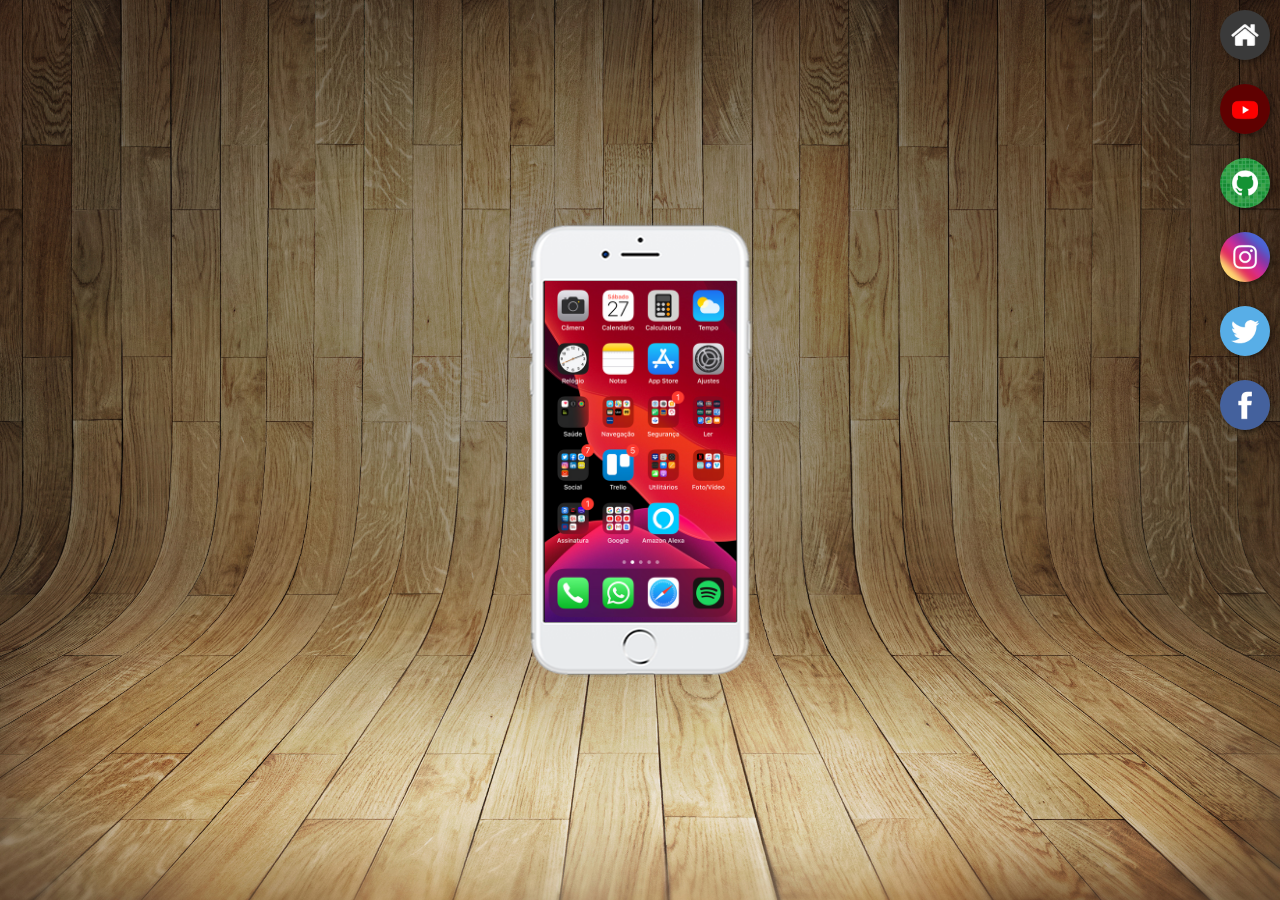
<file: index.html>
<!DOCTYPE html>
<html lang="pt-br">
<head>
    <meta charset="UTF-8">
    <meta http-equiv="X-UA-Compatible" content="IE=edge">
    <meta name="viewport" content="width=device-width, initial-scale=1.0">
    <link rel="shortcut icon" href="favicon.ico" type="image/x-icon">
    <link rel="stylesheet" href="estilos/style.css">
    <title>Projeto Redes Sociais</title>
</head>
<body>
    <main>
        <section id="telefone">
            <iframe src="home.html" frameborder="0" name="tela" id="tela"></iframe>
        </section>
        <section id="redes-sociais">
            <a href="home.html" target="tela"><img src="imagens/logo-home.jpg" alt=""></a><br>
            <a href="youtube.html" target="tela"><img src="imagens/logo-youtube.jpg" alt=""></a><br>
            <a href="github.html" target="tela"><img src="imagens/logo-github.jpg" alt=""></a><br>
            <a href="instagram.html" target="tela"><img src="imagens/logo-instagram.jpg" alt=""></a><br>
            <a href="twiter.html" target="tela"><img src="imagens/logo-twitter.jpg" alt=""></a><br>
            <a href="facebook.html" target="tela"><img src="imagens/logo-facebook.jpg" alt=""></a>
        </section>
    </main>
</body>
</html>
</file>
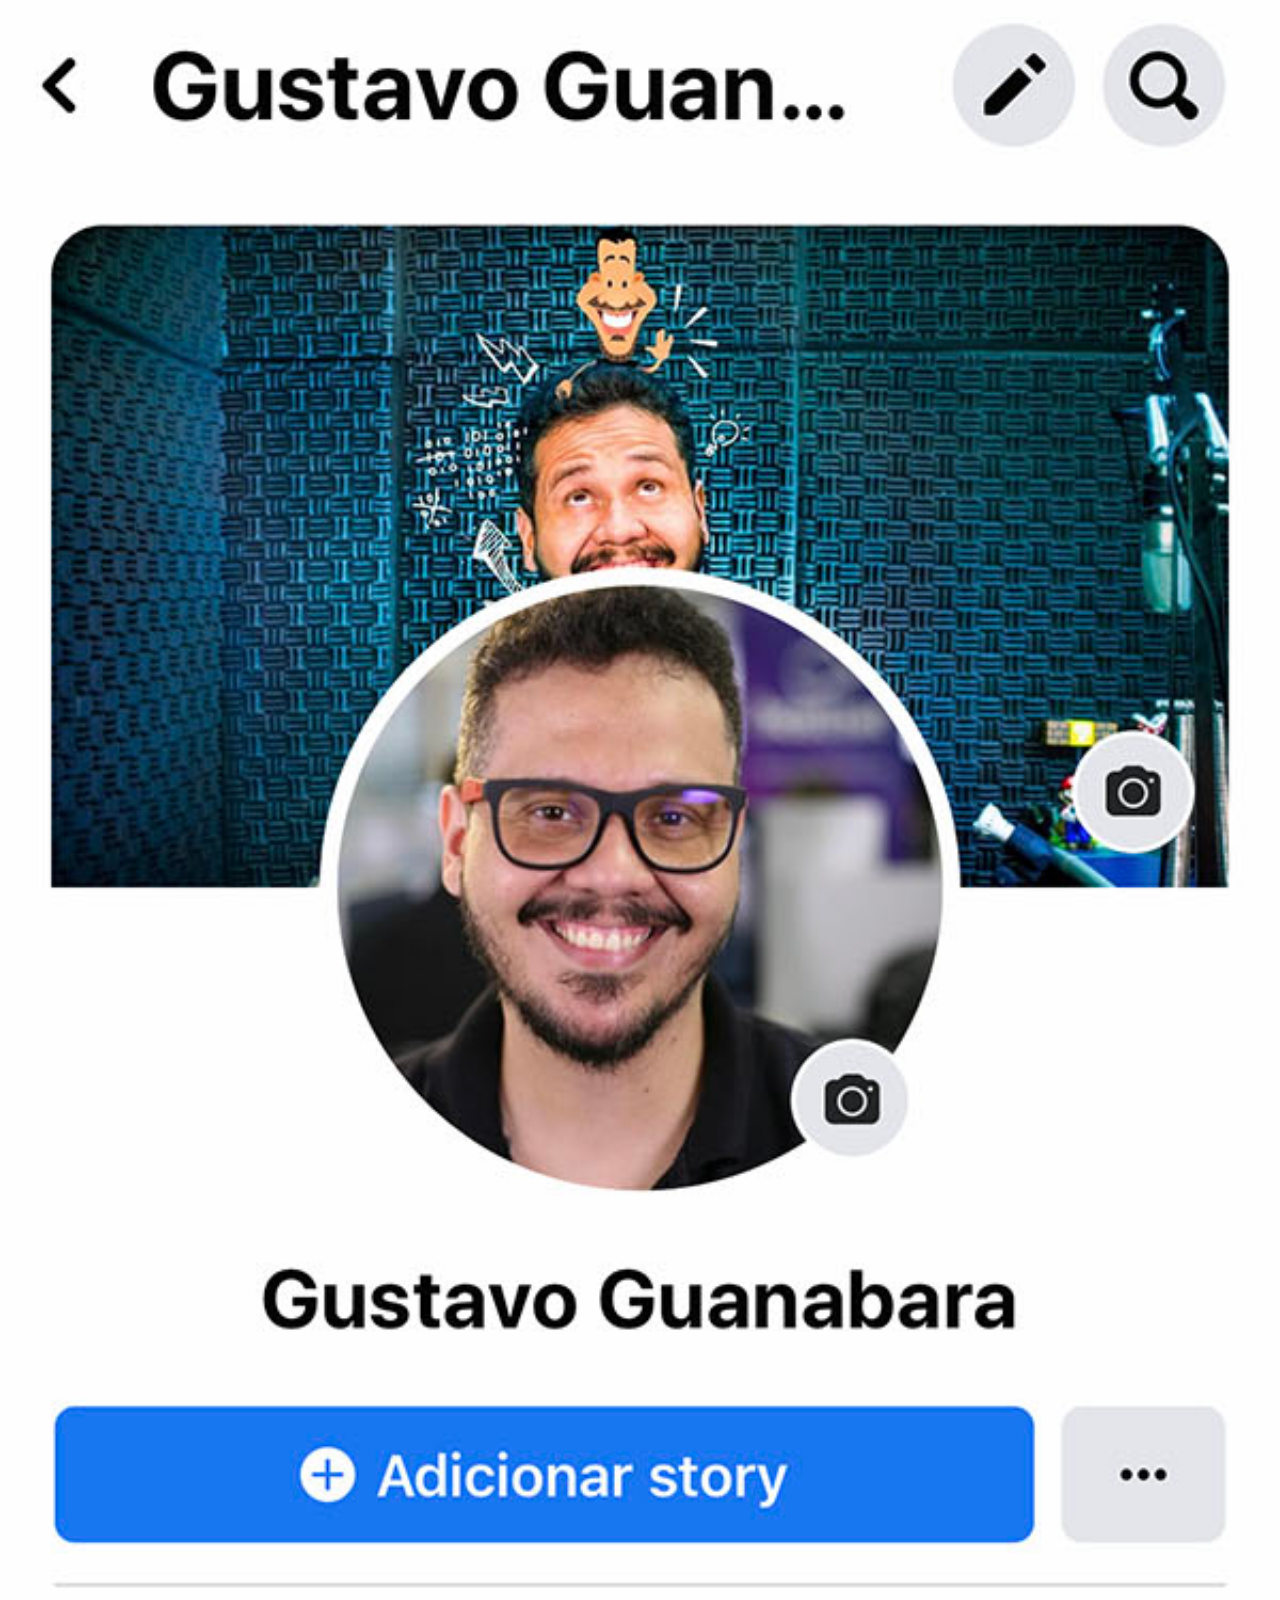
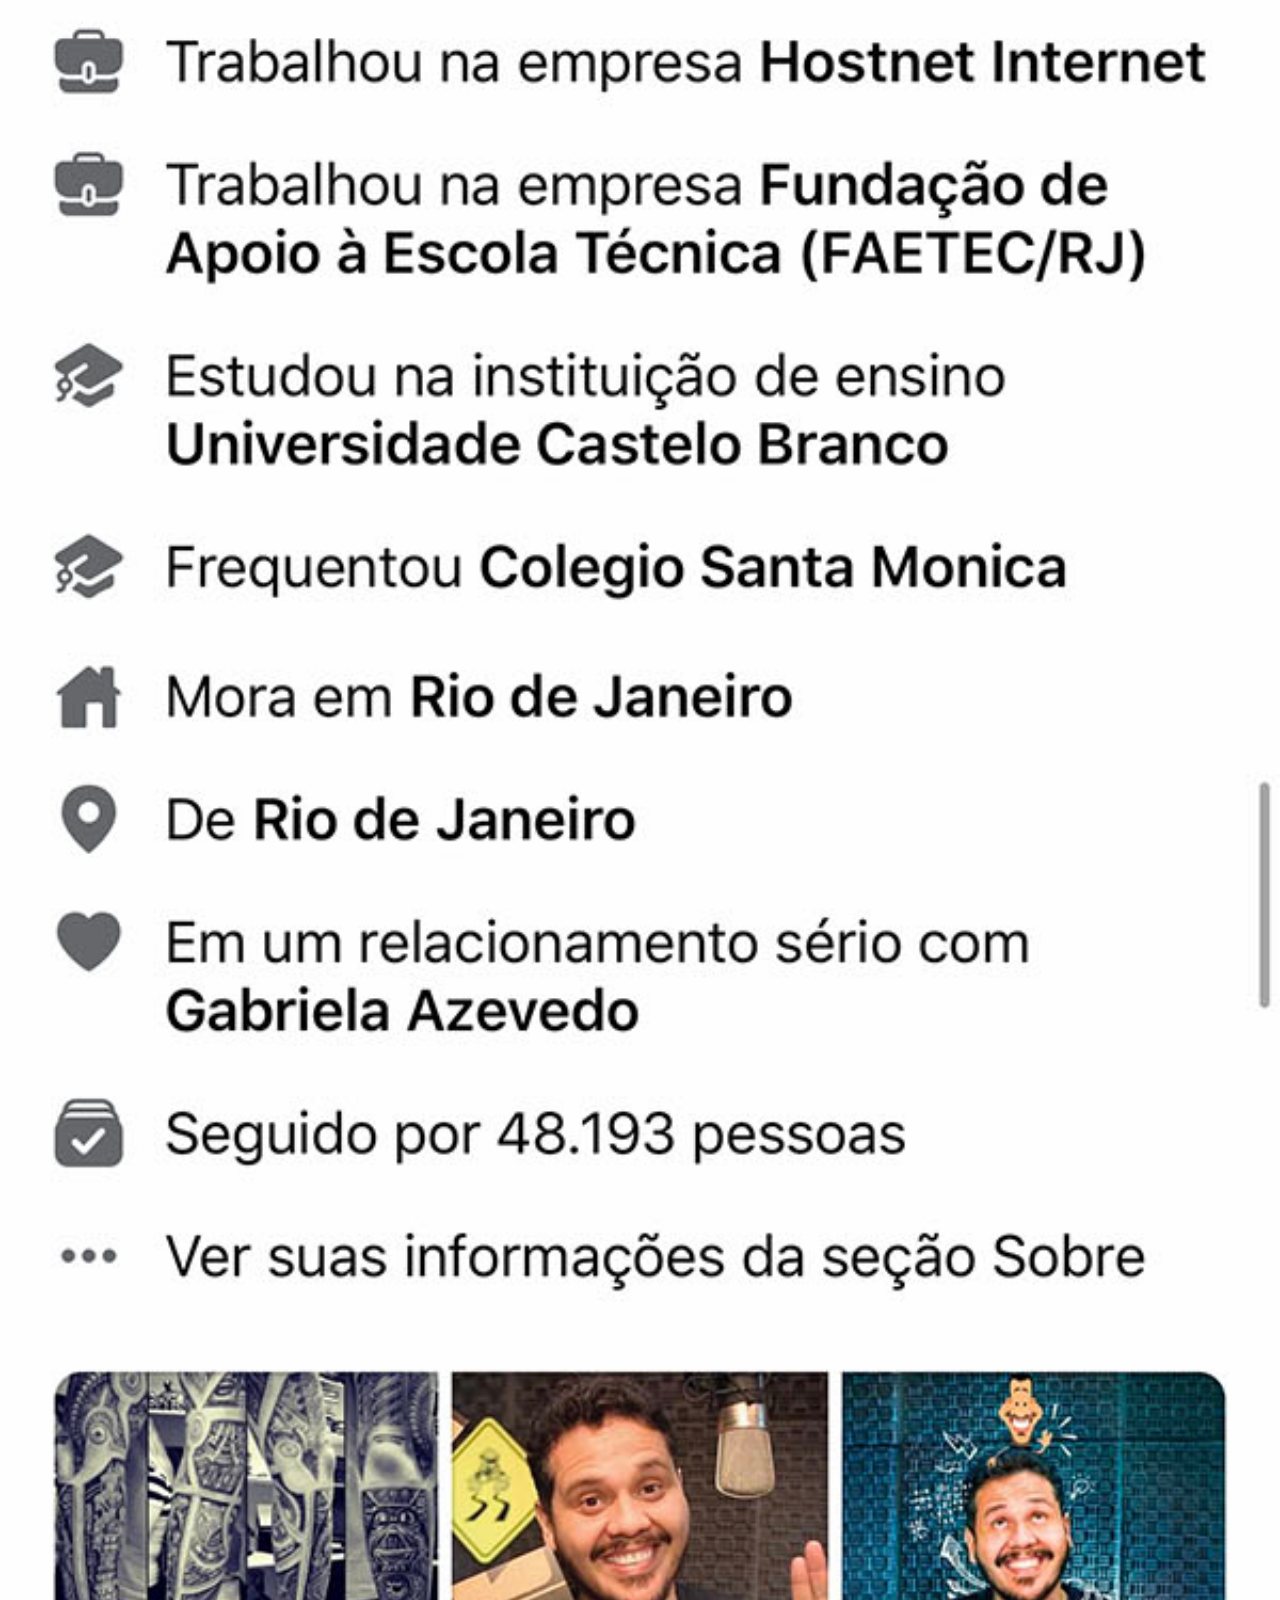
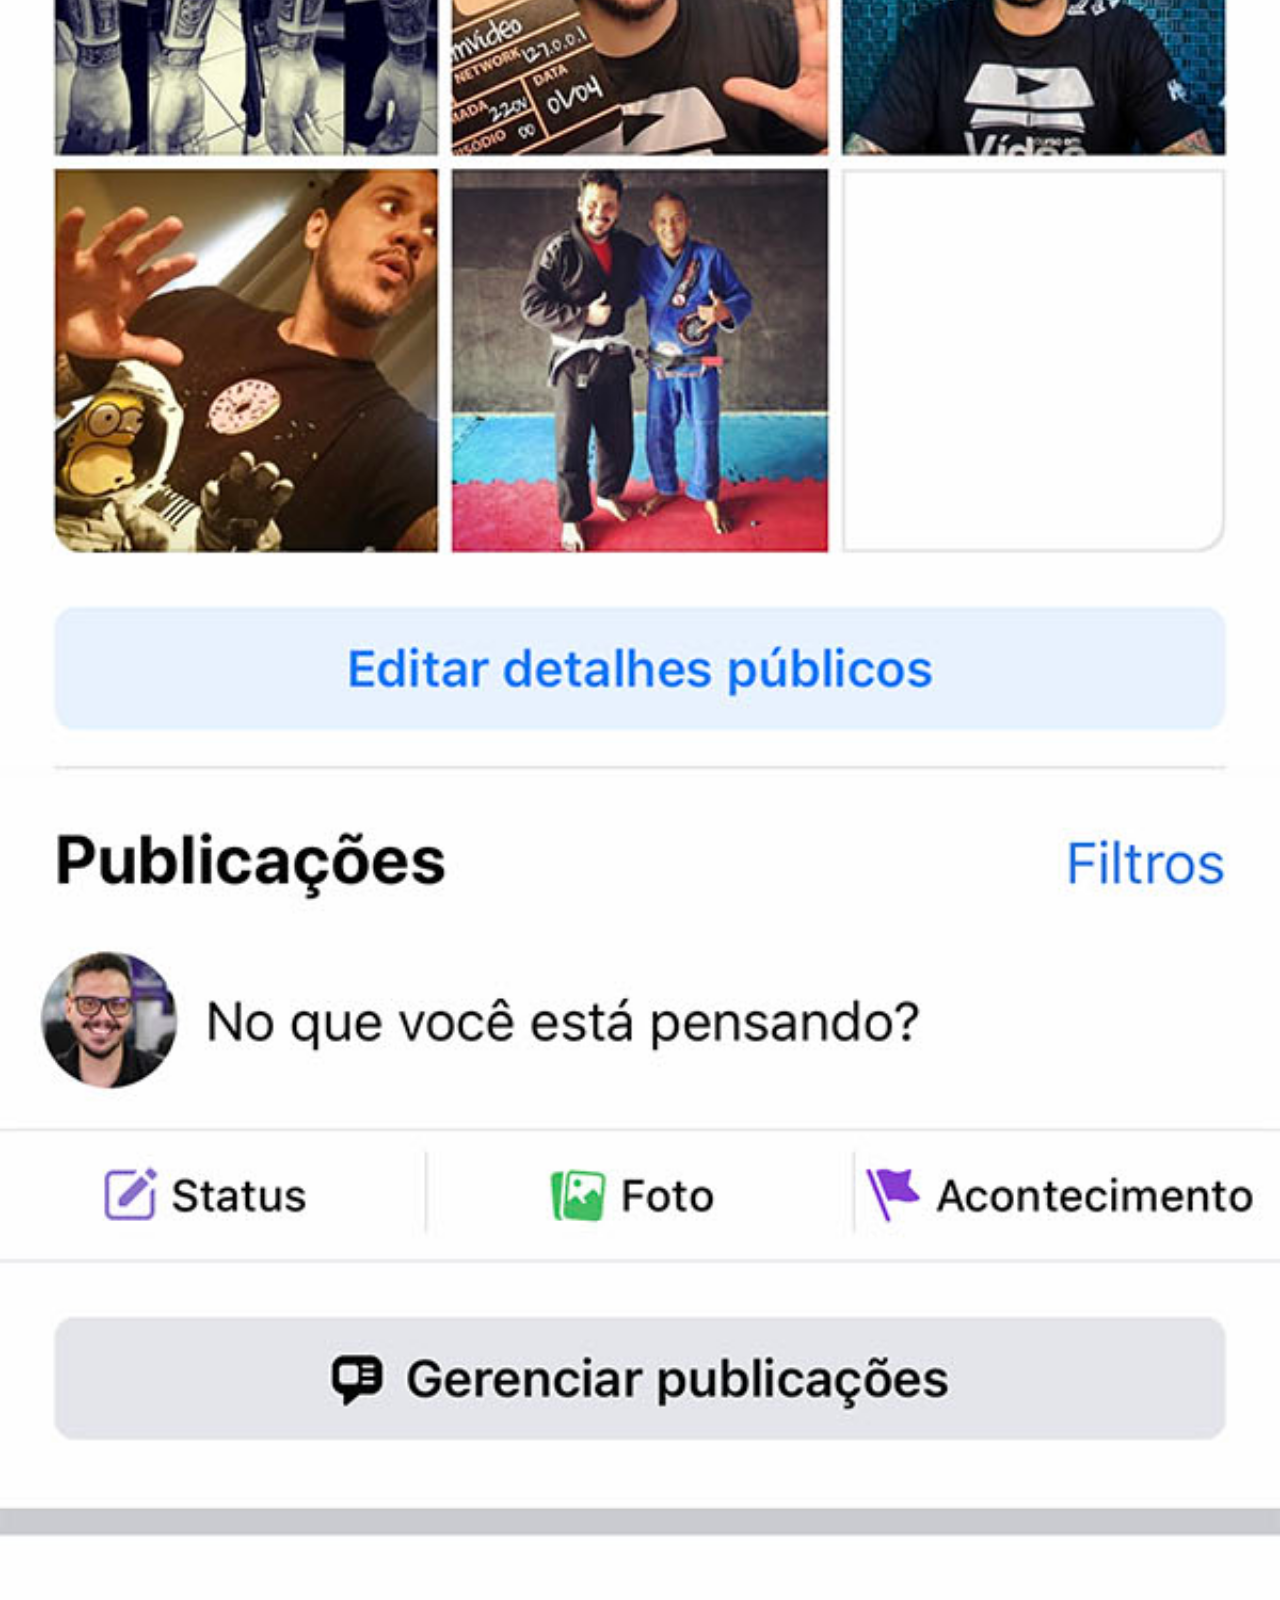
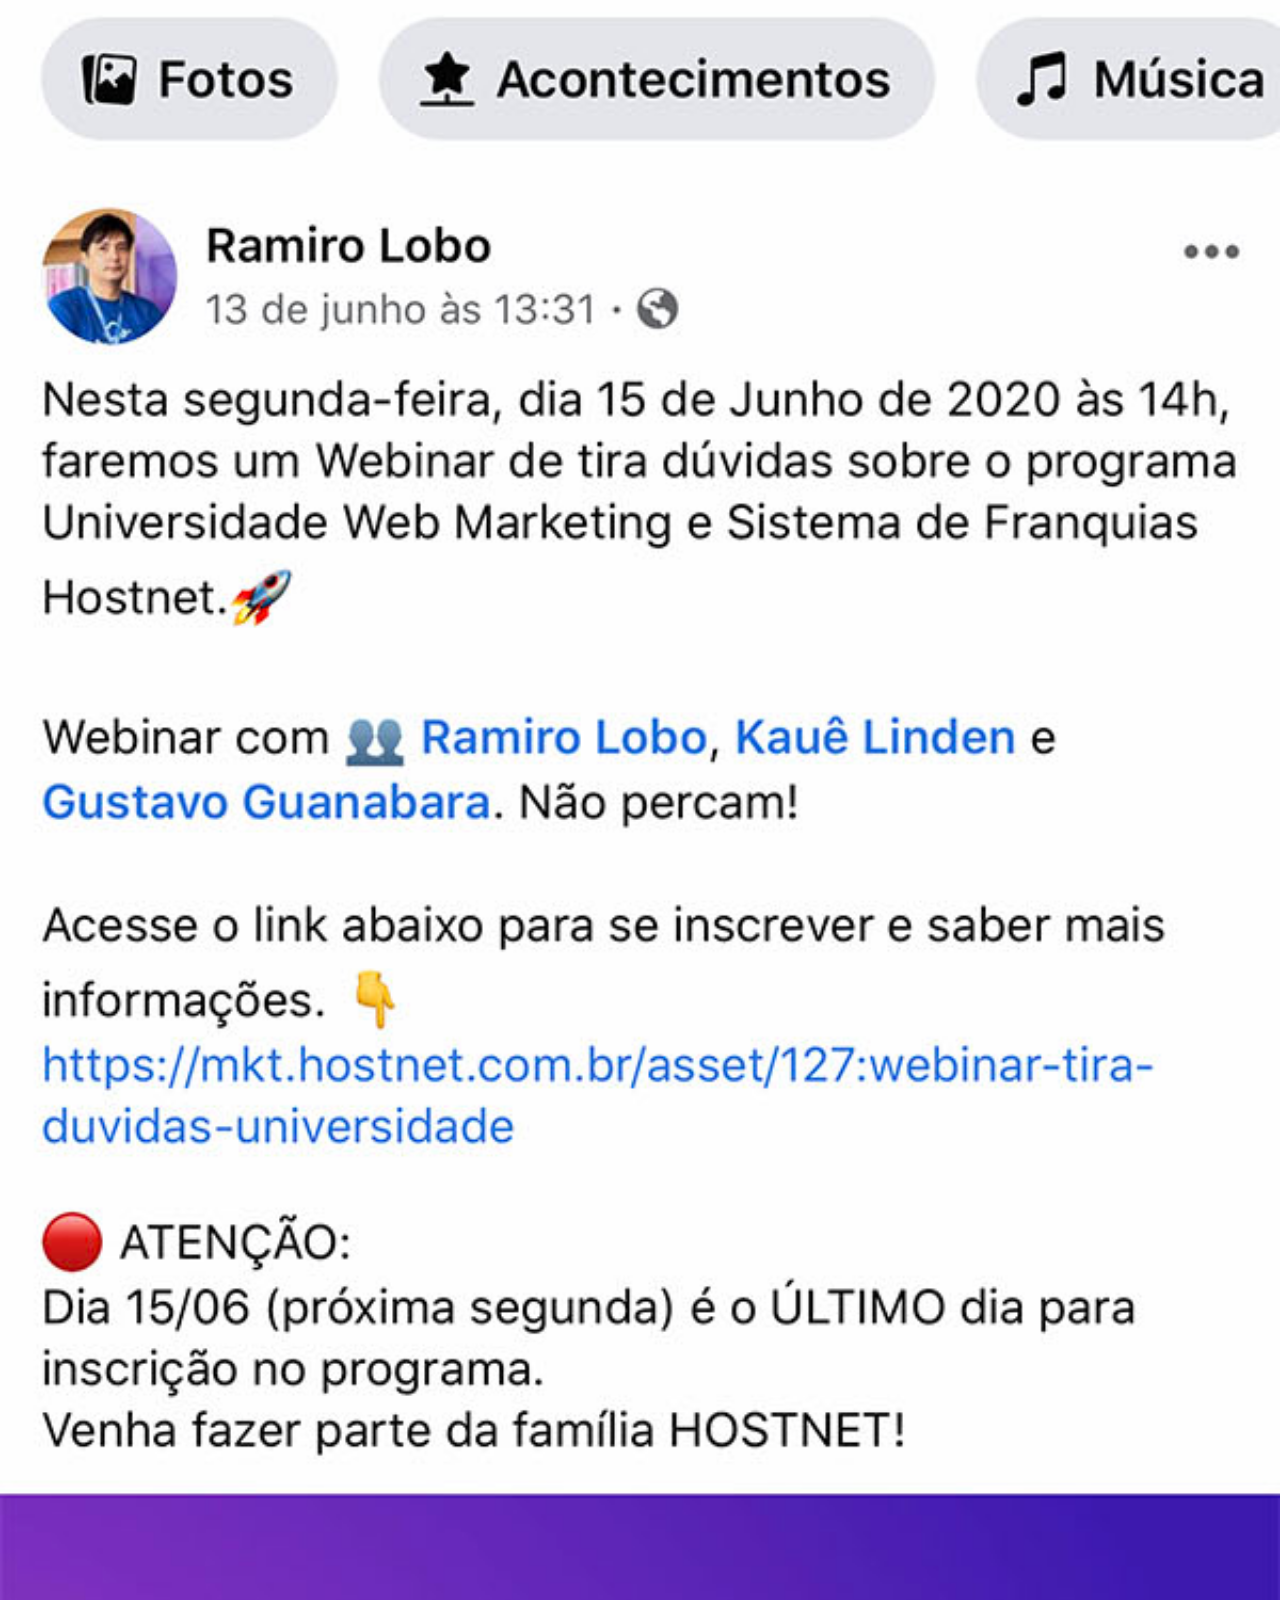
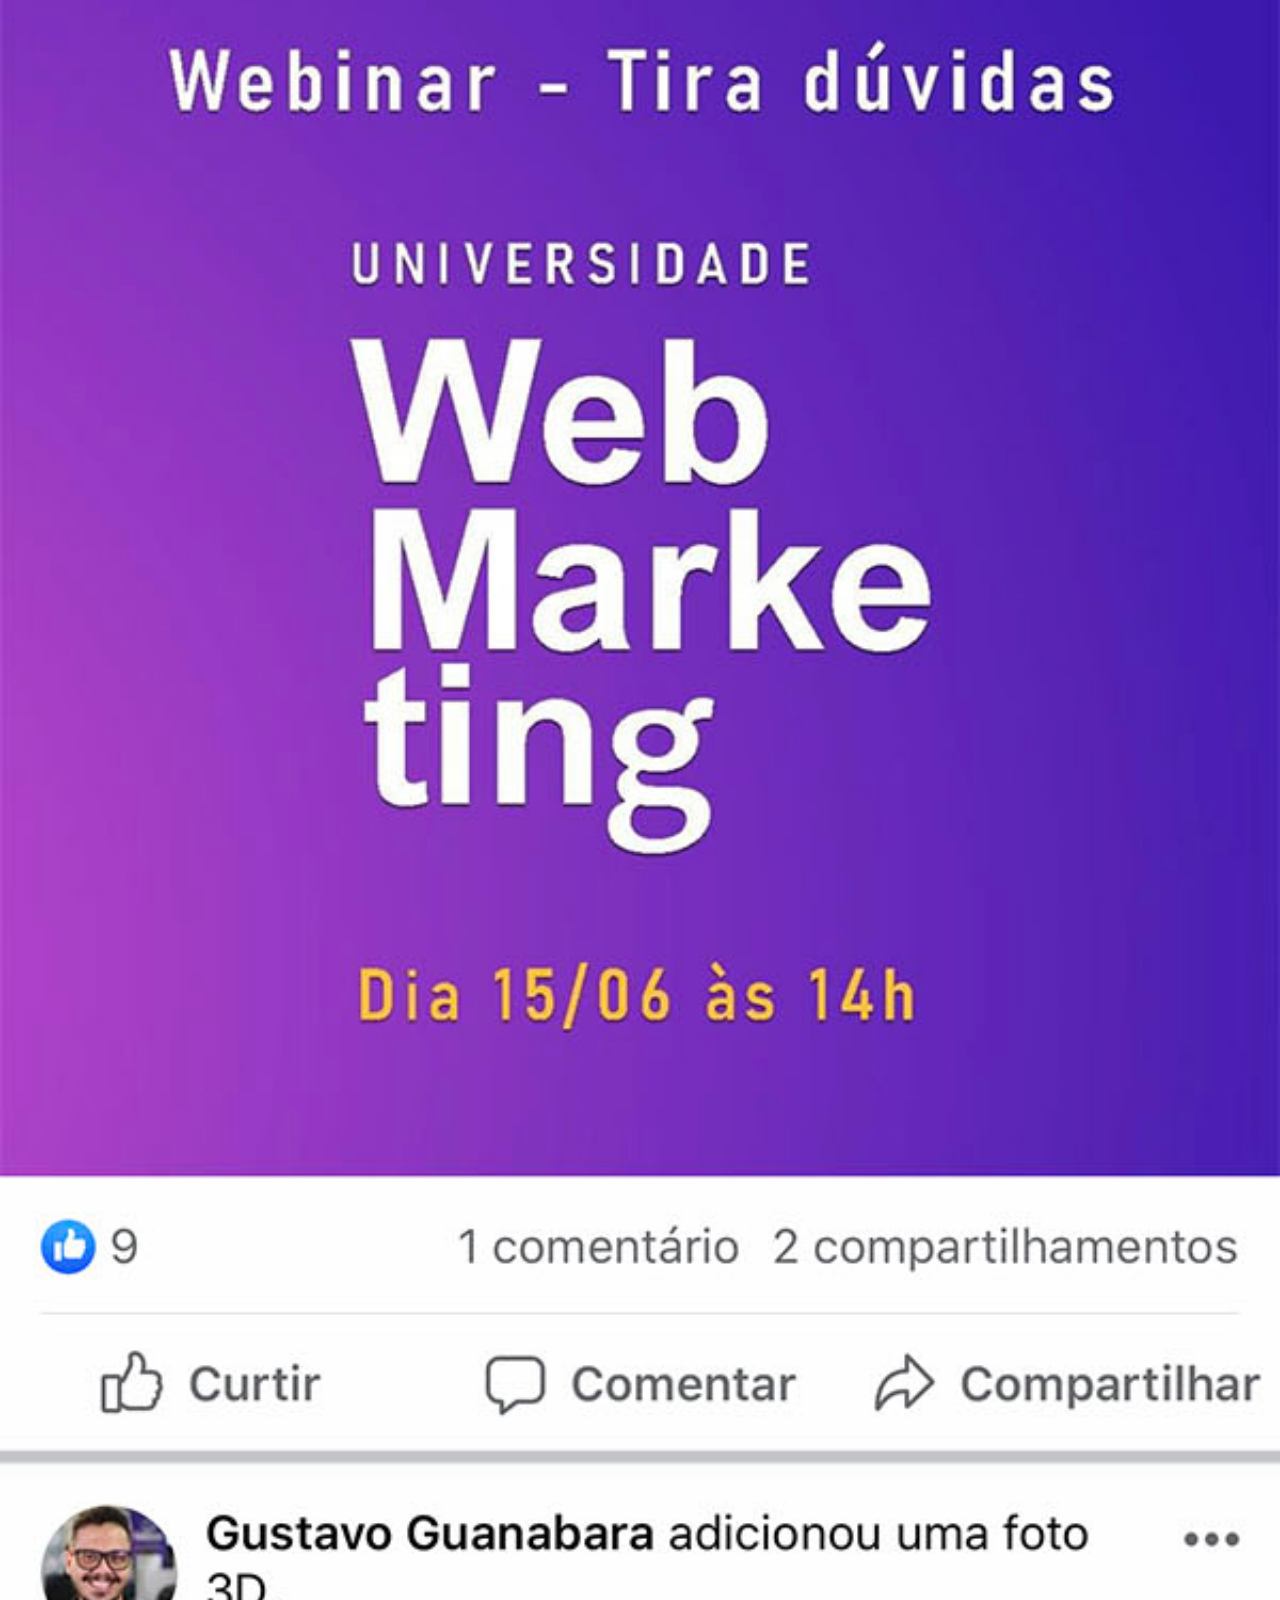
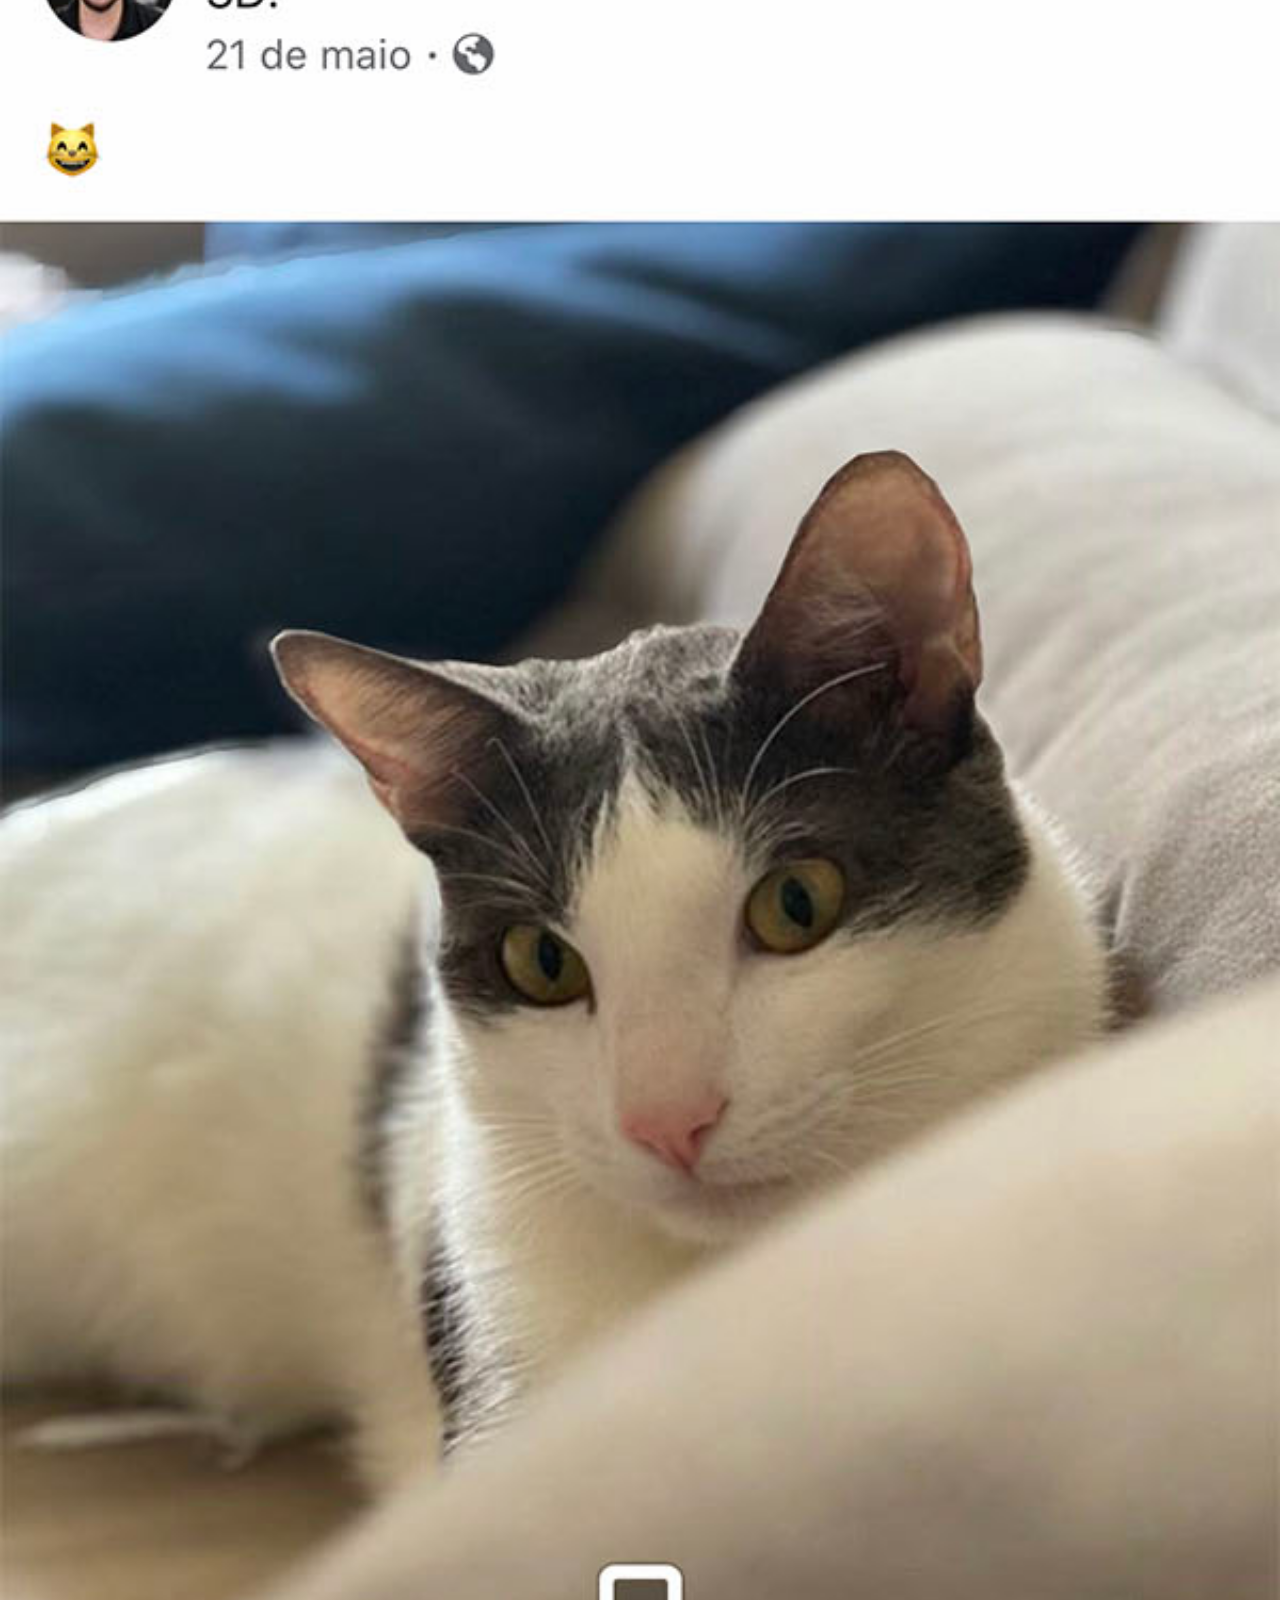
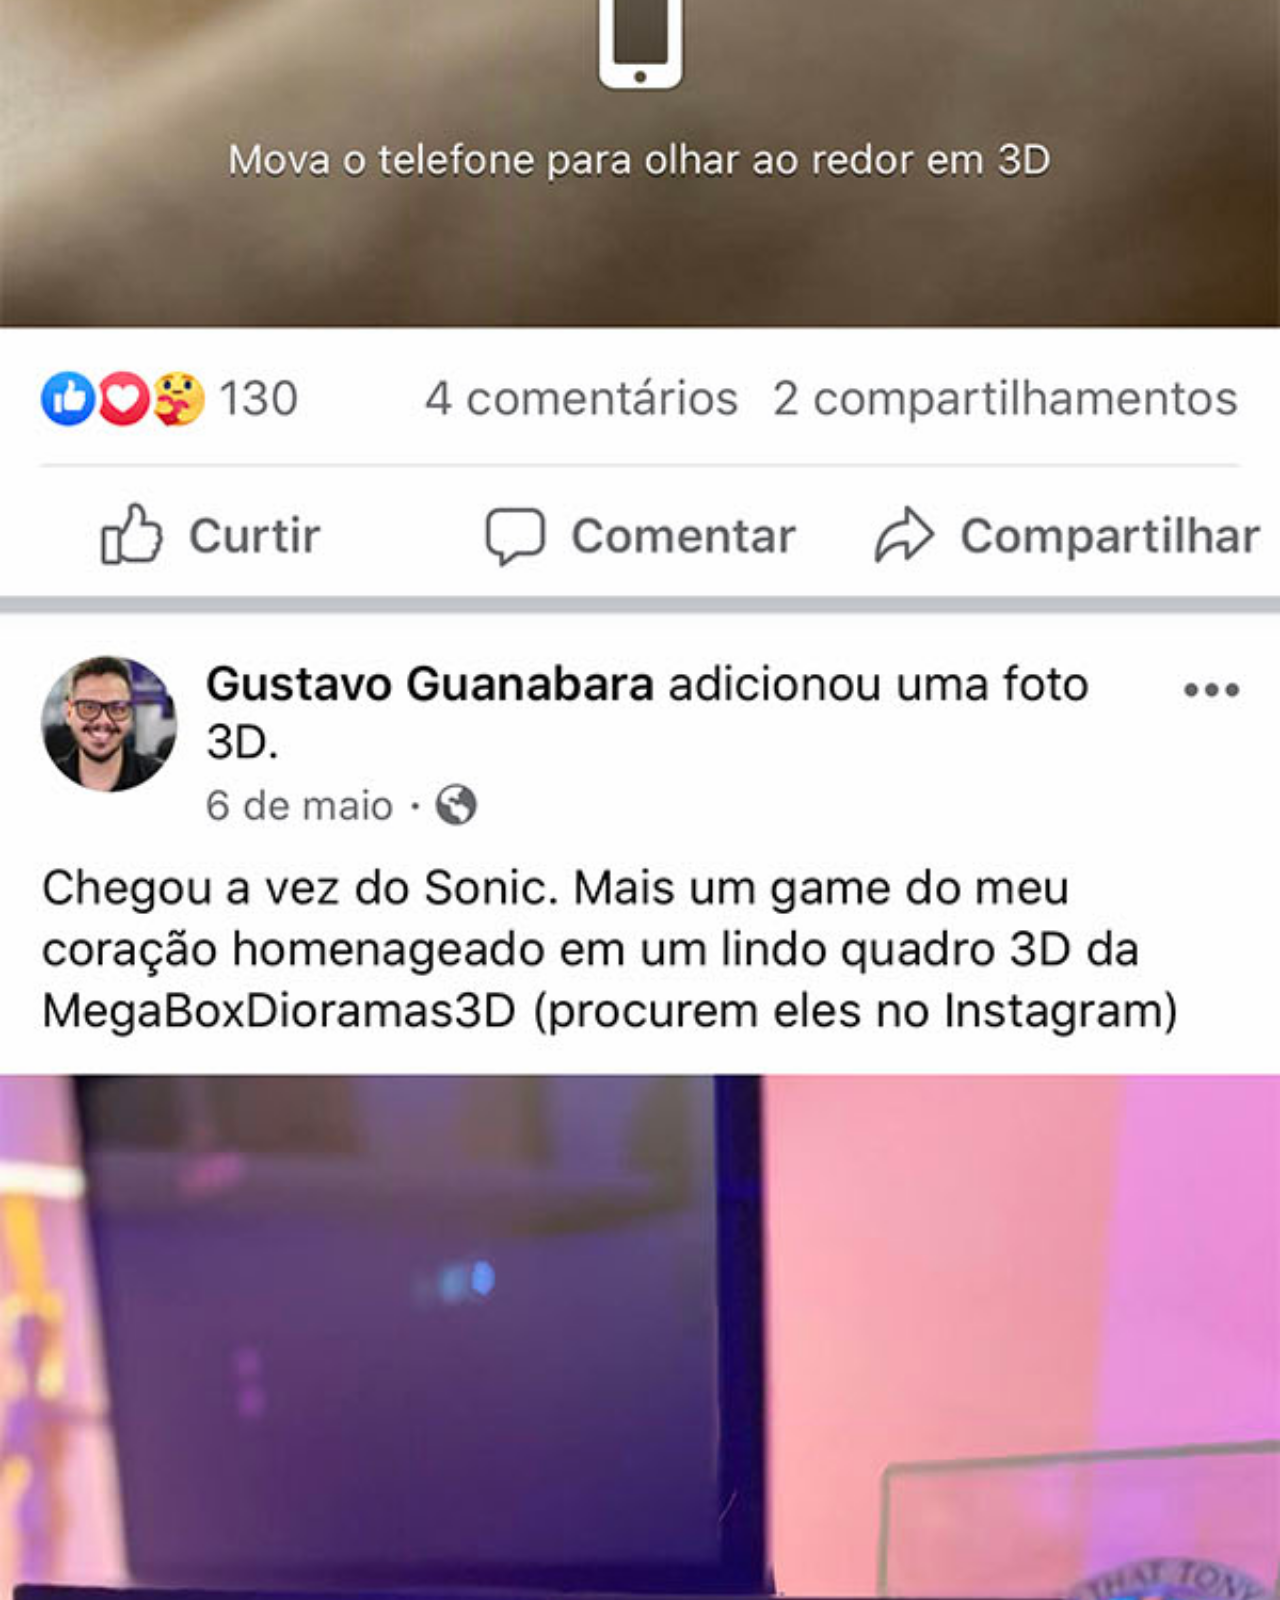
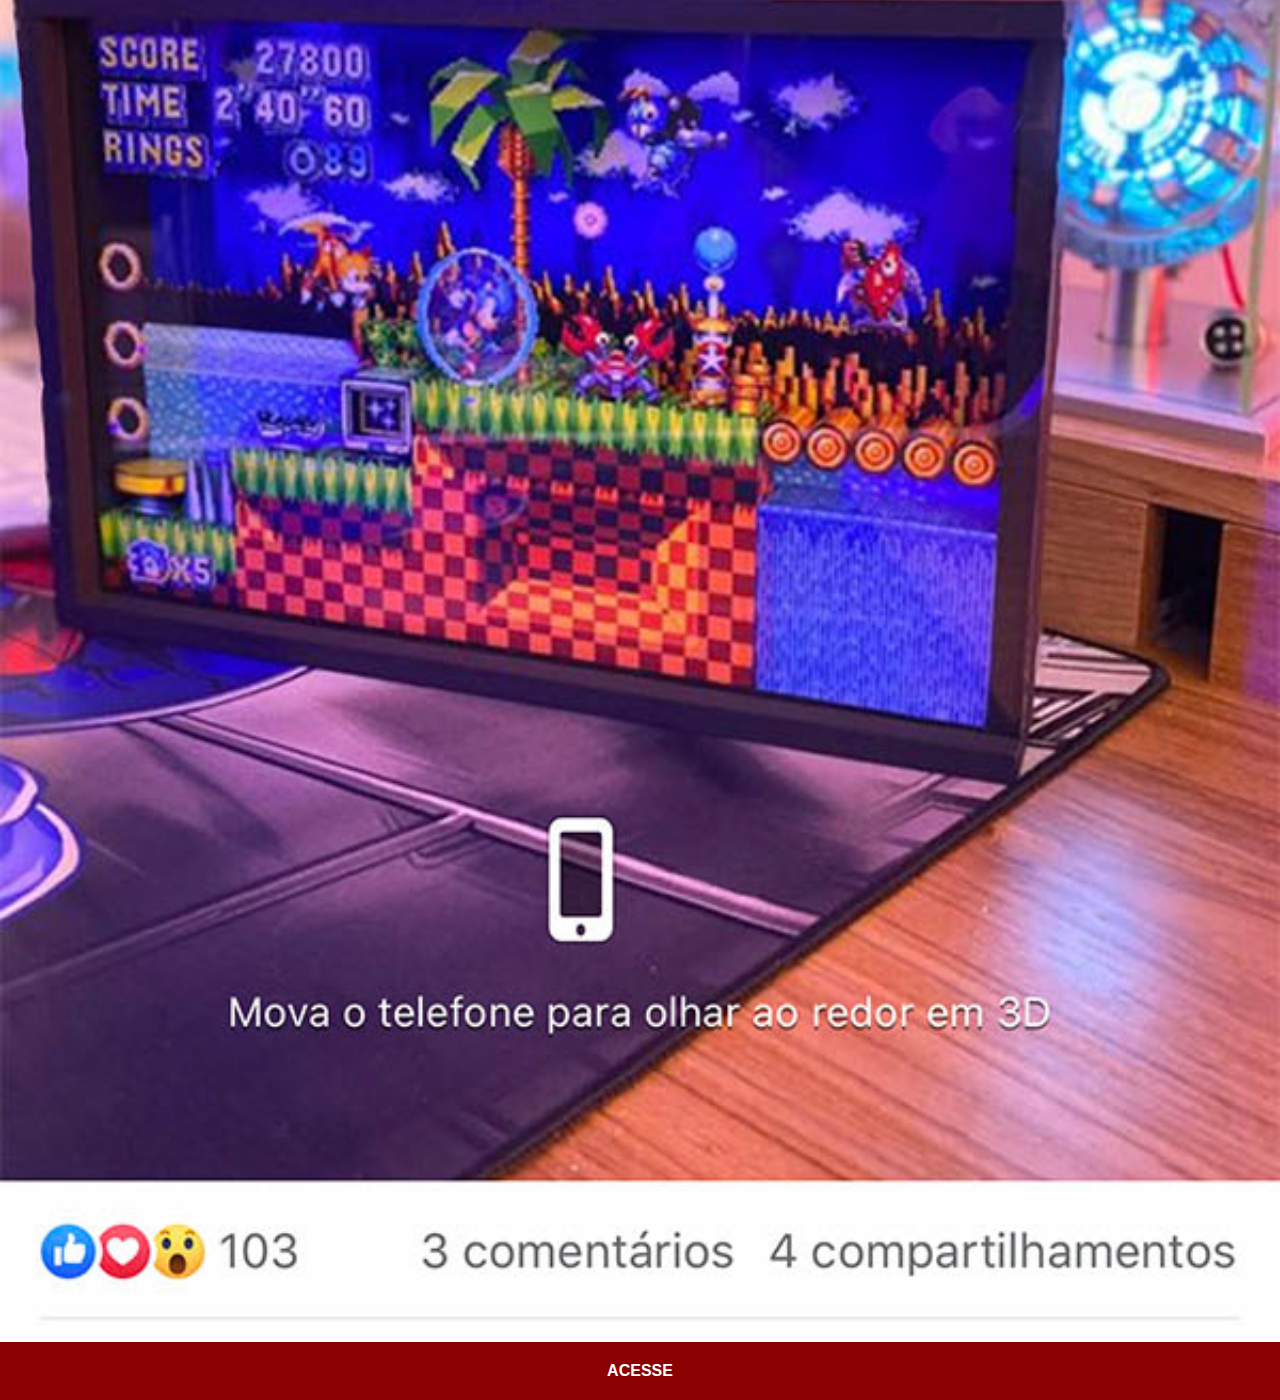
<file: facebook.html>
<!DOCTYPE html>
<html lang="pt-br">
<head>
    <meta charset="UTF-8">
    <meta http-equiv="X-UA-Compatible" content="IE=edge">
    <meta name="viewport" content="width=device-width, initial-scale=1.0">
    <link rel="stylesheet" href="estilos/social.css">
    <title>Facebook</title>    
</head>
<body>
    <img src="imagens/tela-facebook.jpg" alt="Facebook">
    <a href="https://www.facebook.com/gustavoguanabara" target="_blank">ACESSE</a>
</body>
</html>
</file>
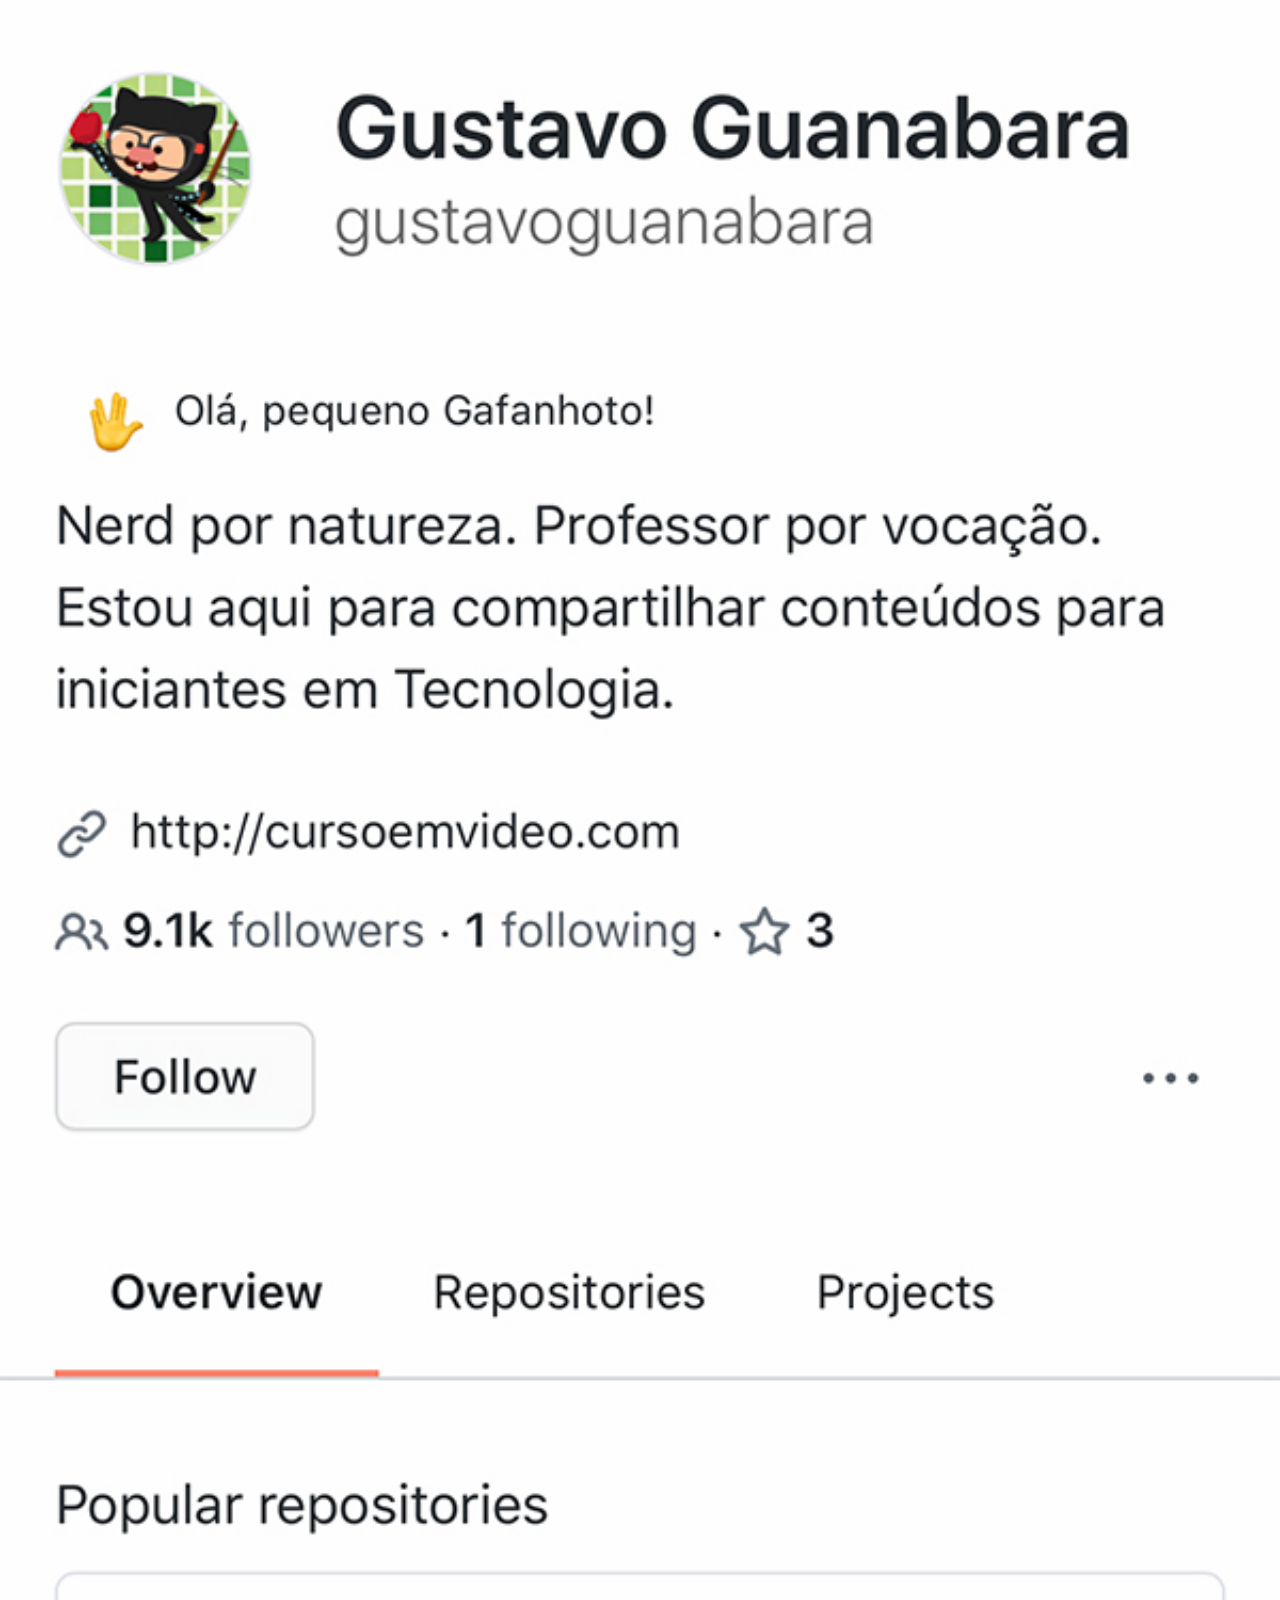
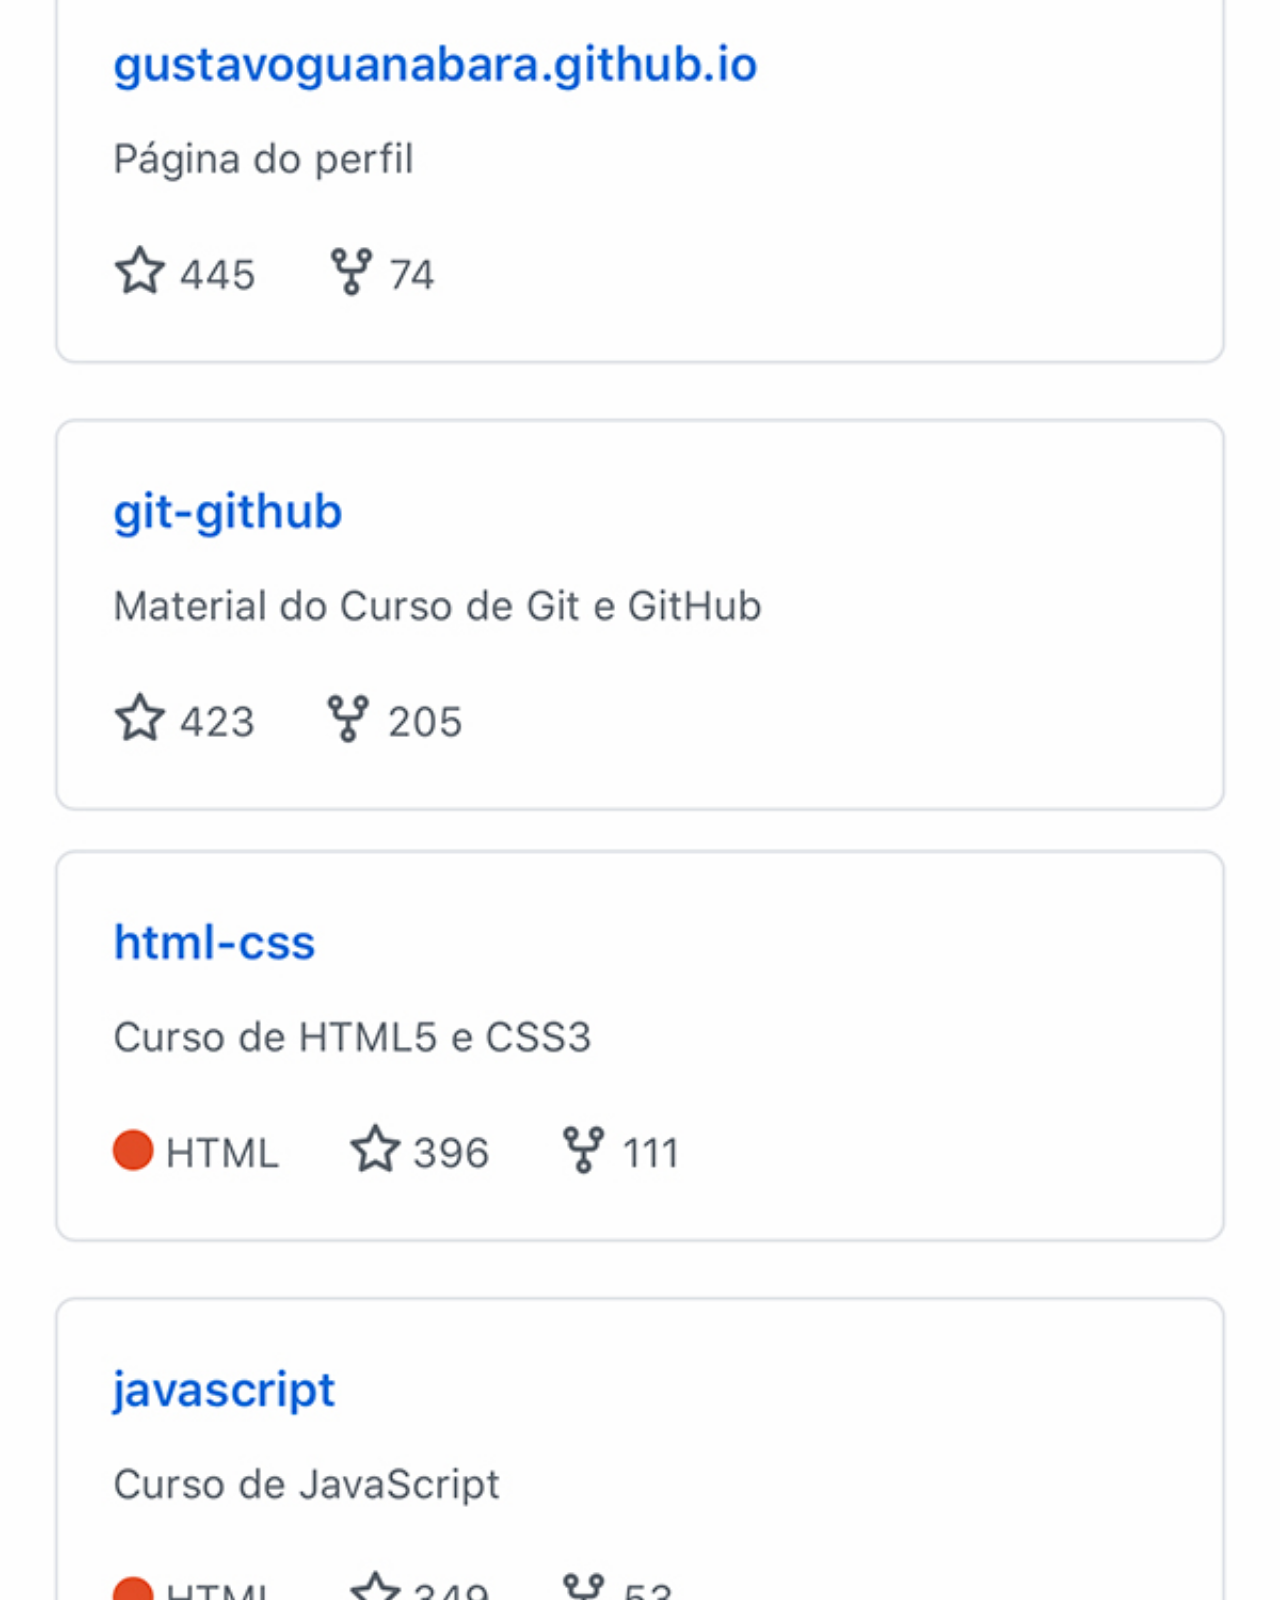
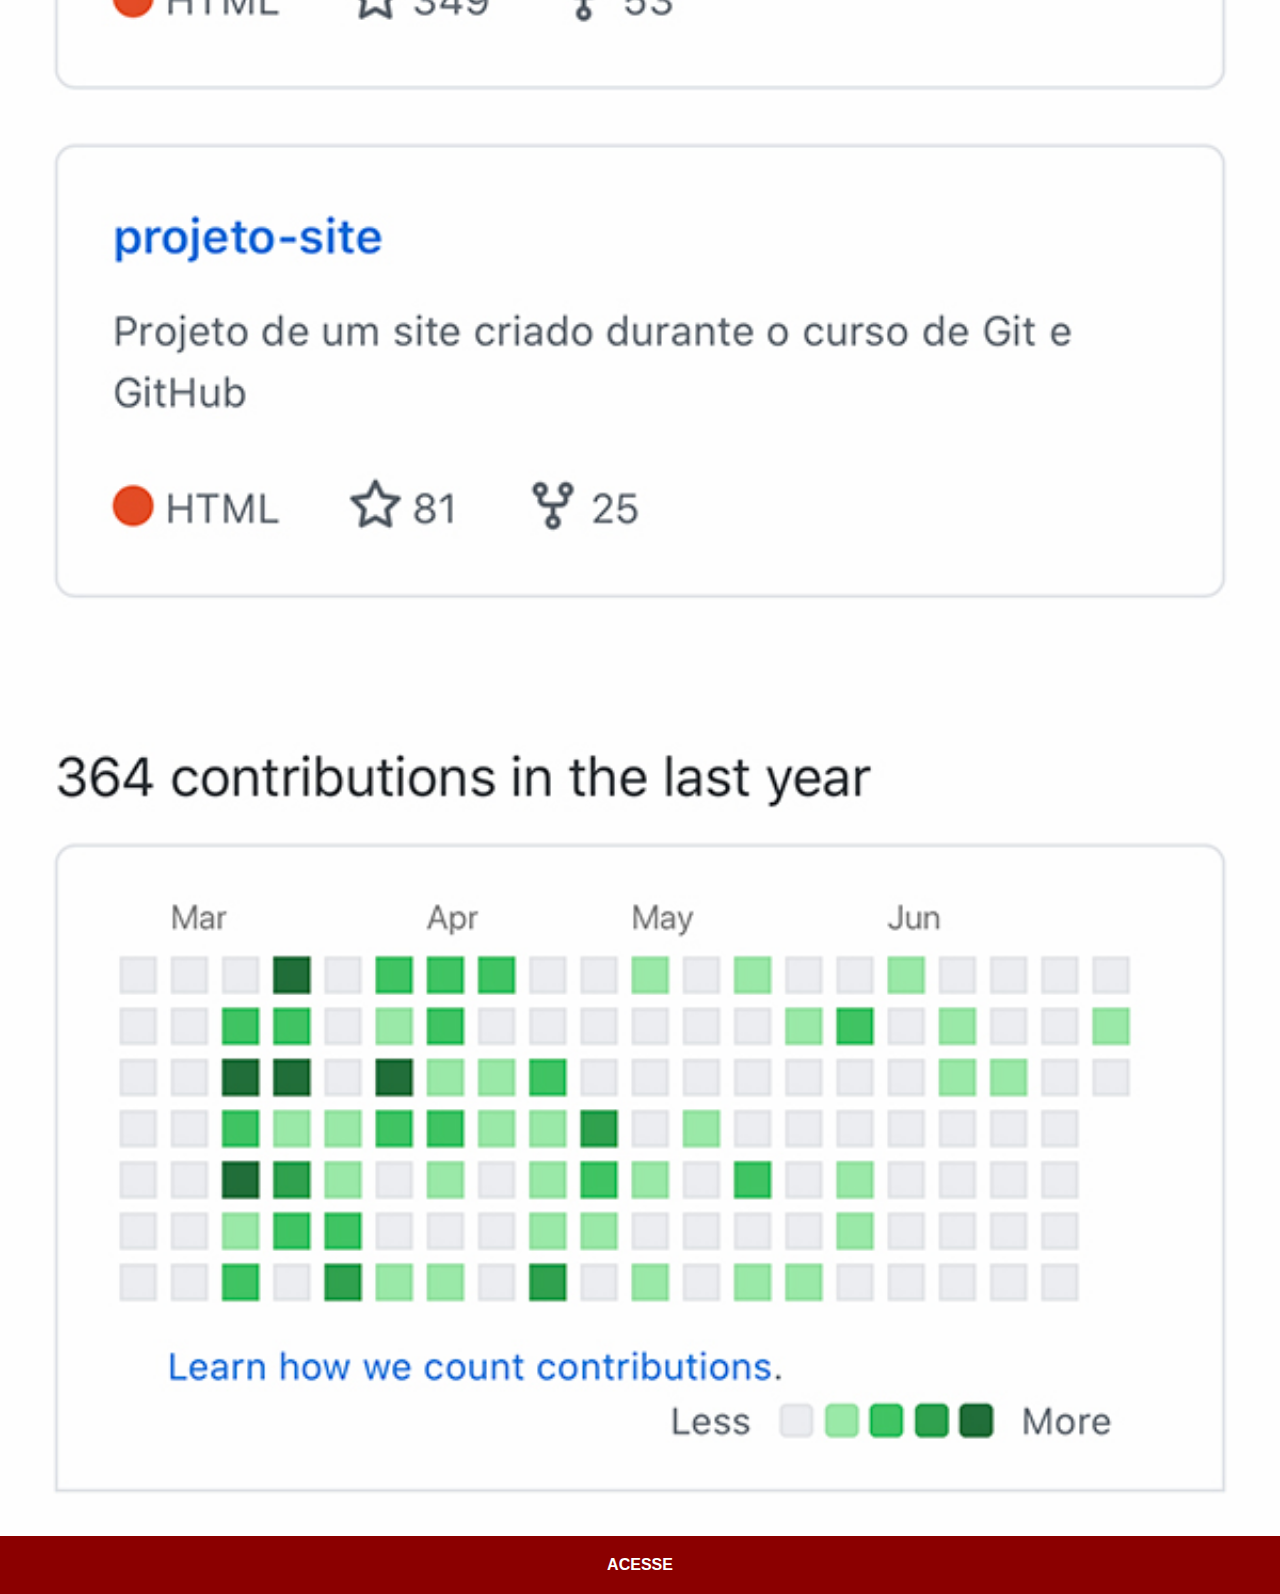
<file: github.html>
<!DOCTYPE html>
<html lang="pt-br">
<head>
    <meta charset="UTF-8">
    <meta http-equiv="X-UA-Compatible" content="IE=edge">
    <meta name="viewport" content="width=device-width, initial-scale=1.0">
    <link rel="stylesheet" href="estilos/social.css">
    <title>GitHub</title>    
</head>
<body>
    <img src="imagens/tela-github.jpg" alt="GitHub">
    <a href="https://github.com/gustavoguanabara" target="_blank">ACESSE</a>
</body>
</html>
</file>
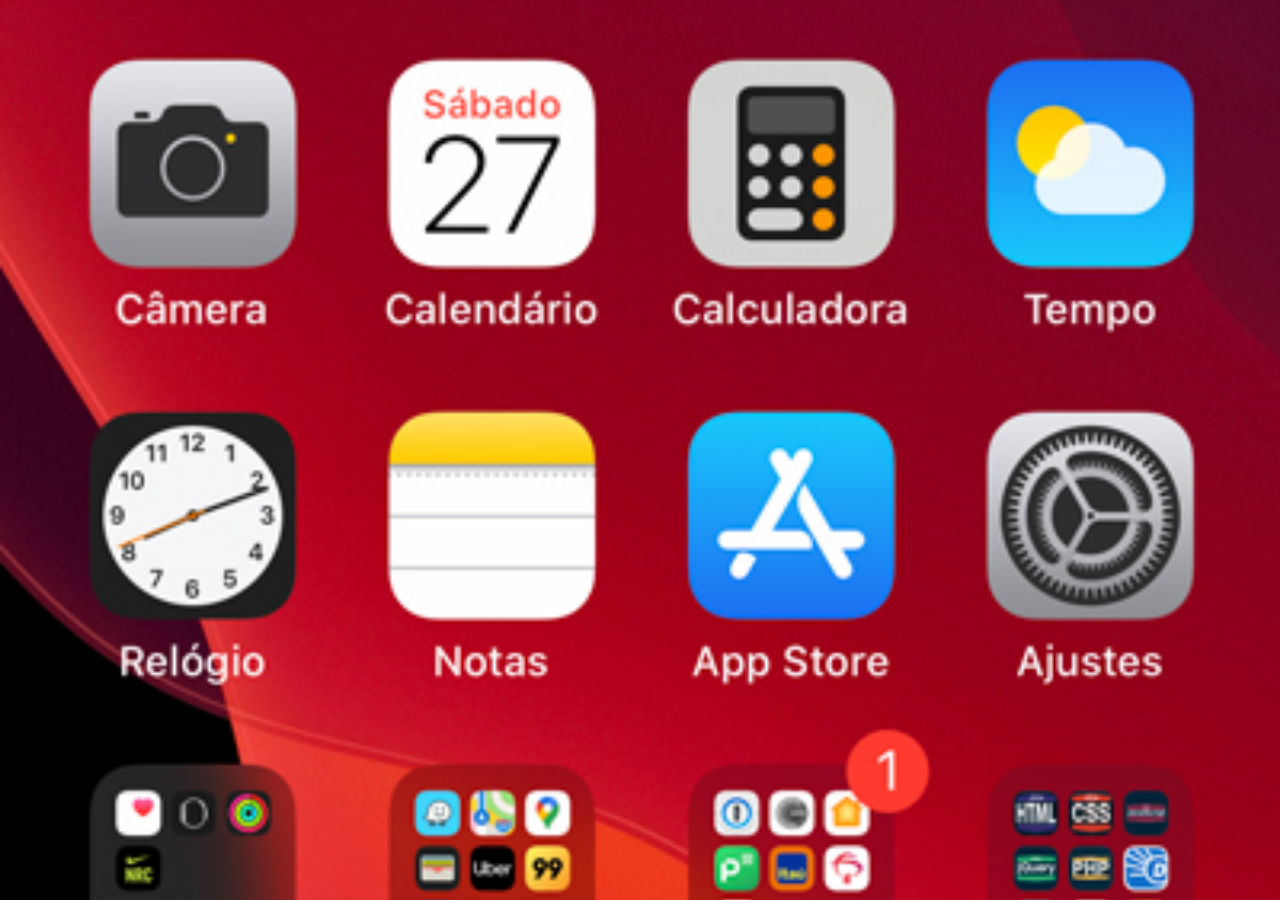
<file: home.html>
<!DOCTYPE html>
<html lang="en">
<head>
    <meta charset="UTF-8">
    <meta http-equiv="X-UA-Compatible" content="IE=edge">
    <meta name="viewport" content="width=device-width, initial-scale=1.0">
    <title>Home</title>
    <style>
        * {
            margin: 0px;
            padding: 0px;
        }

        body {
            width: 100vw;
            height: 100vh;
            background: black url('imagens/tela-home.jpg') no-repeat top center;
            background-size: cover;
        }
    </style>
</head>
<body>
    
</body>
</html>
</file>
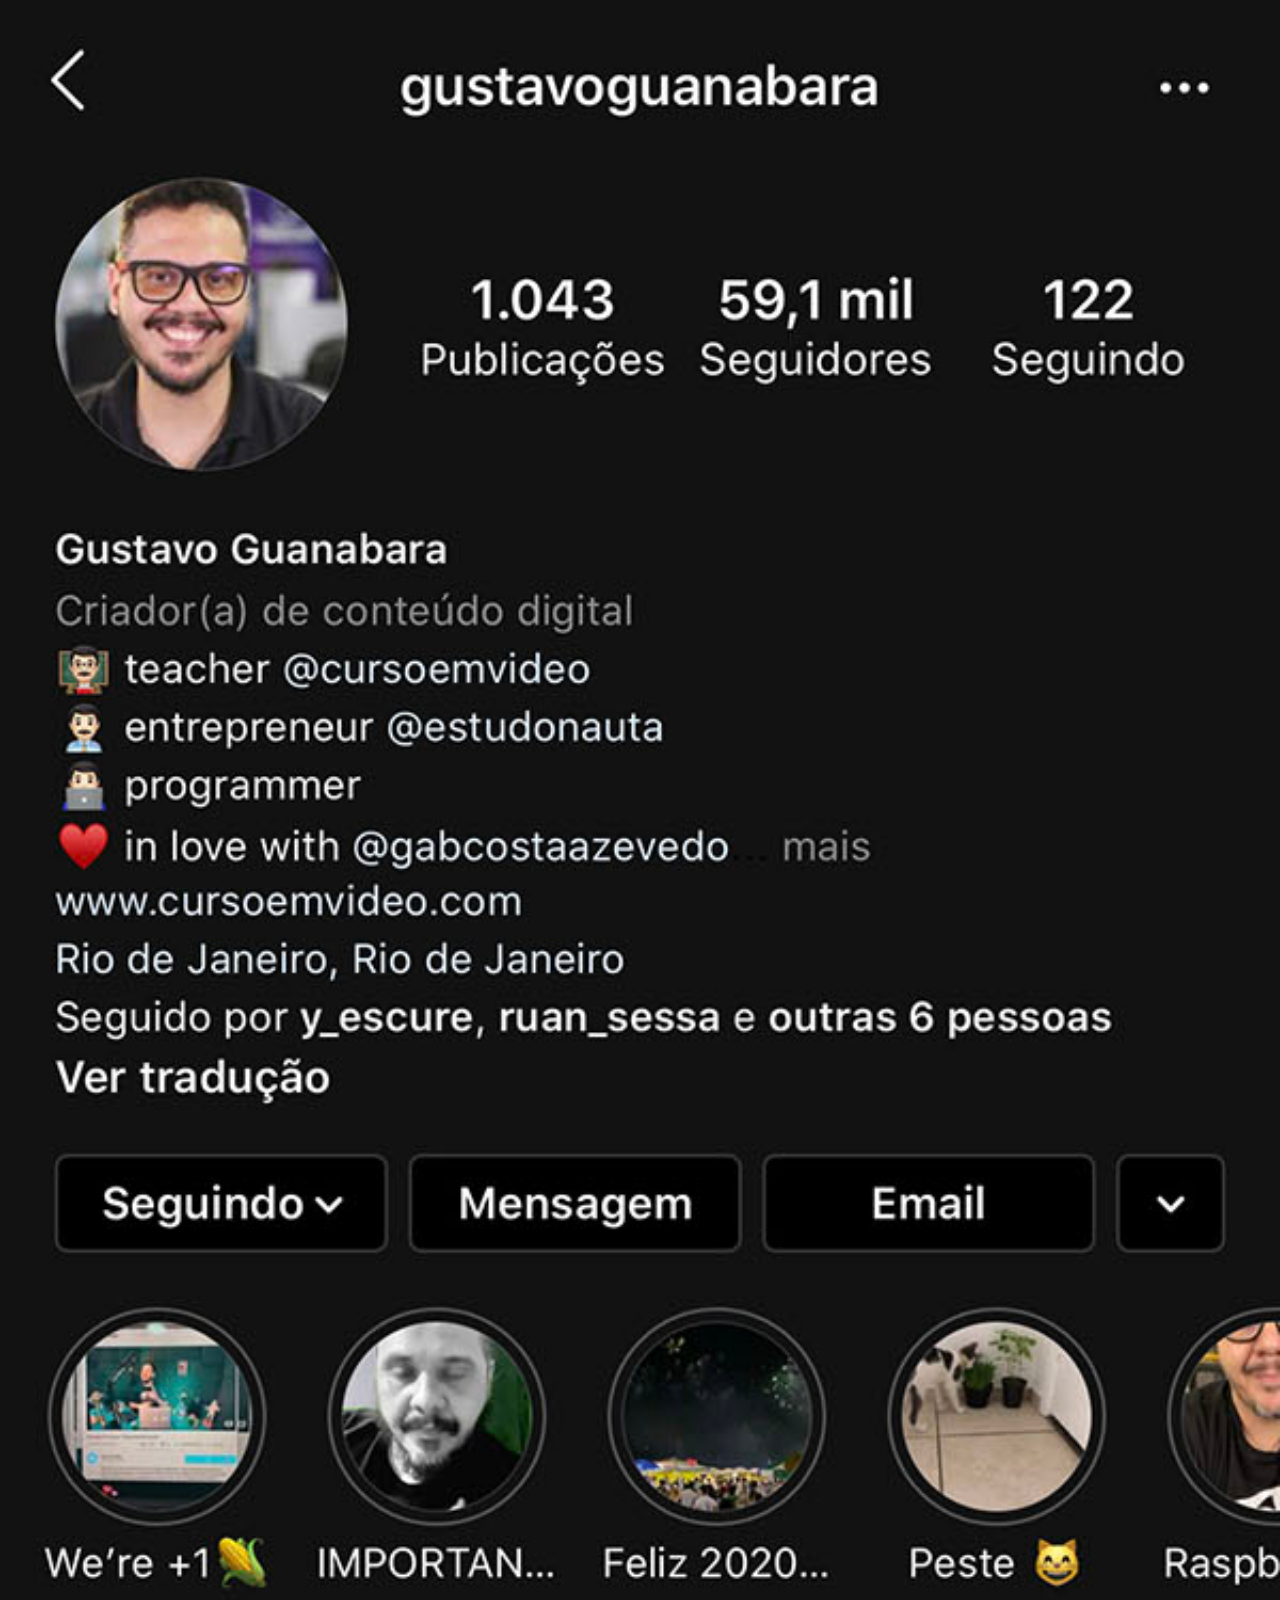
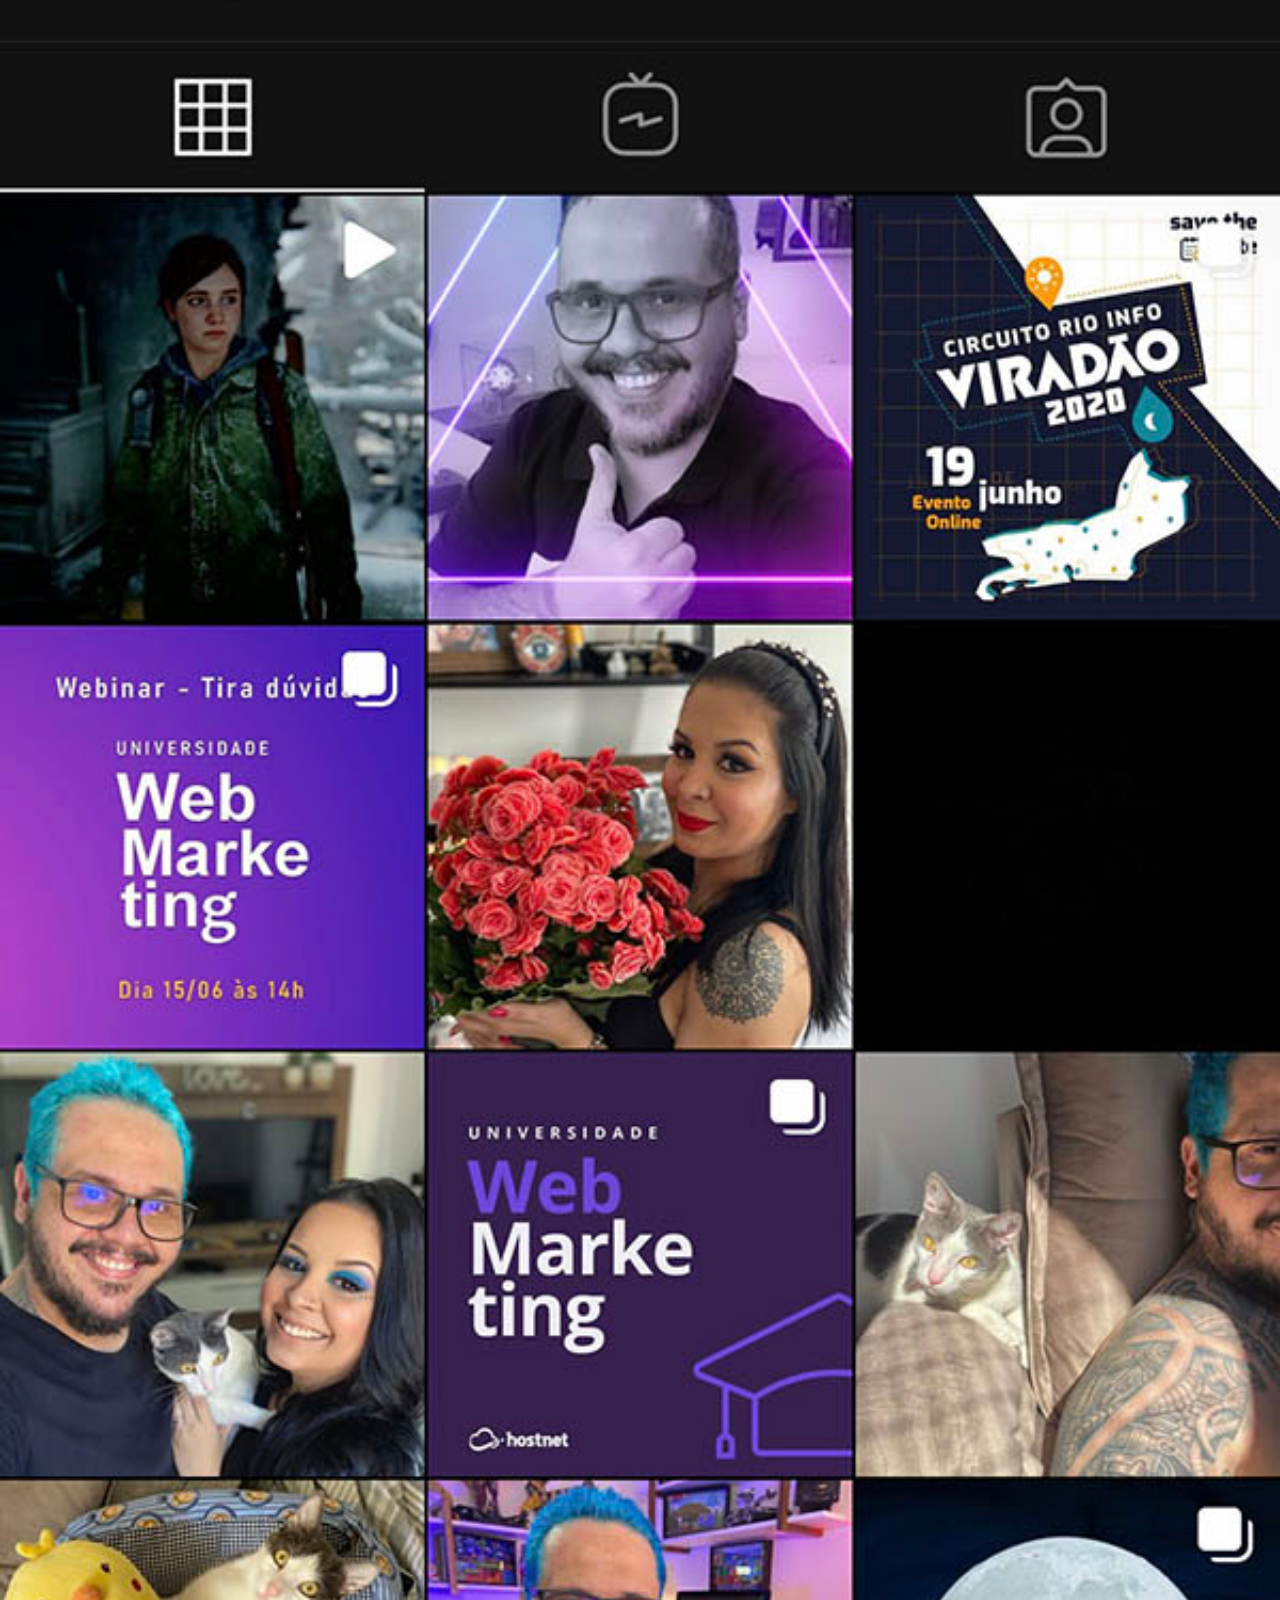
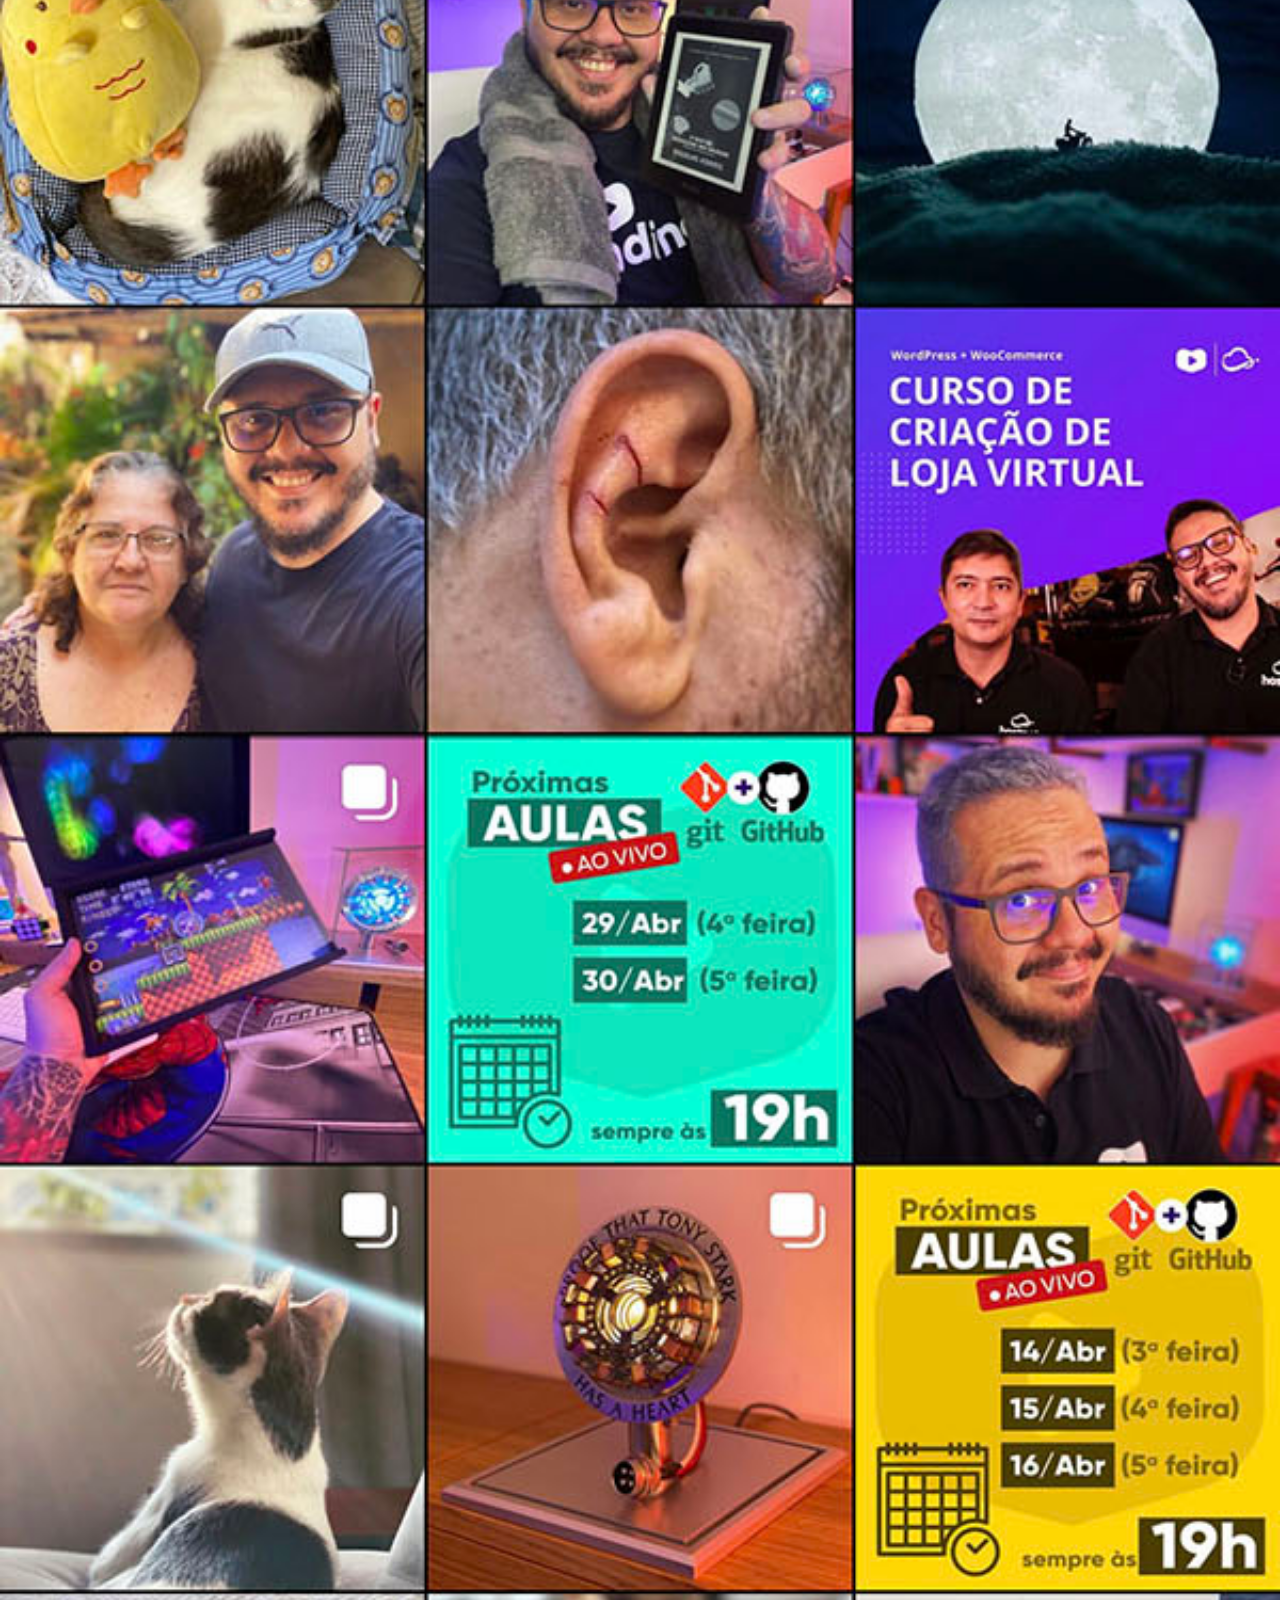
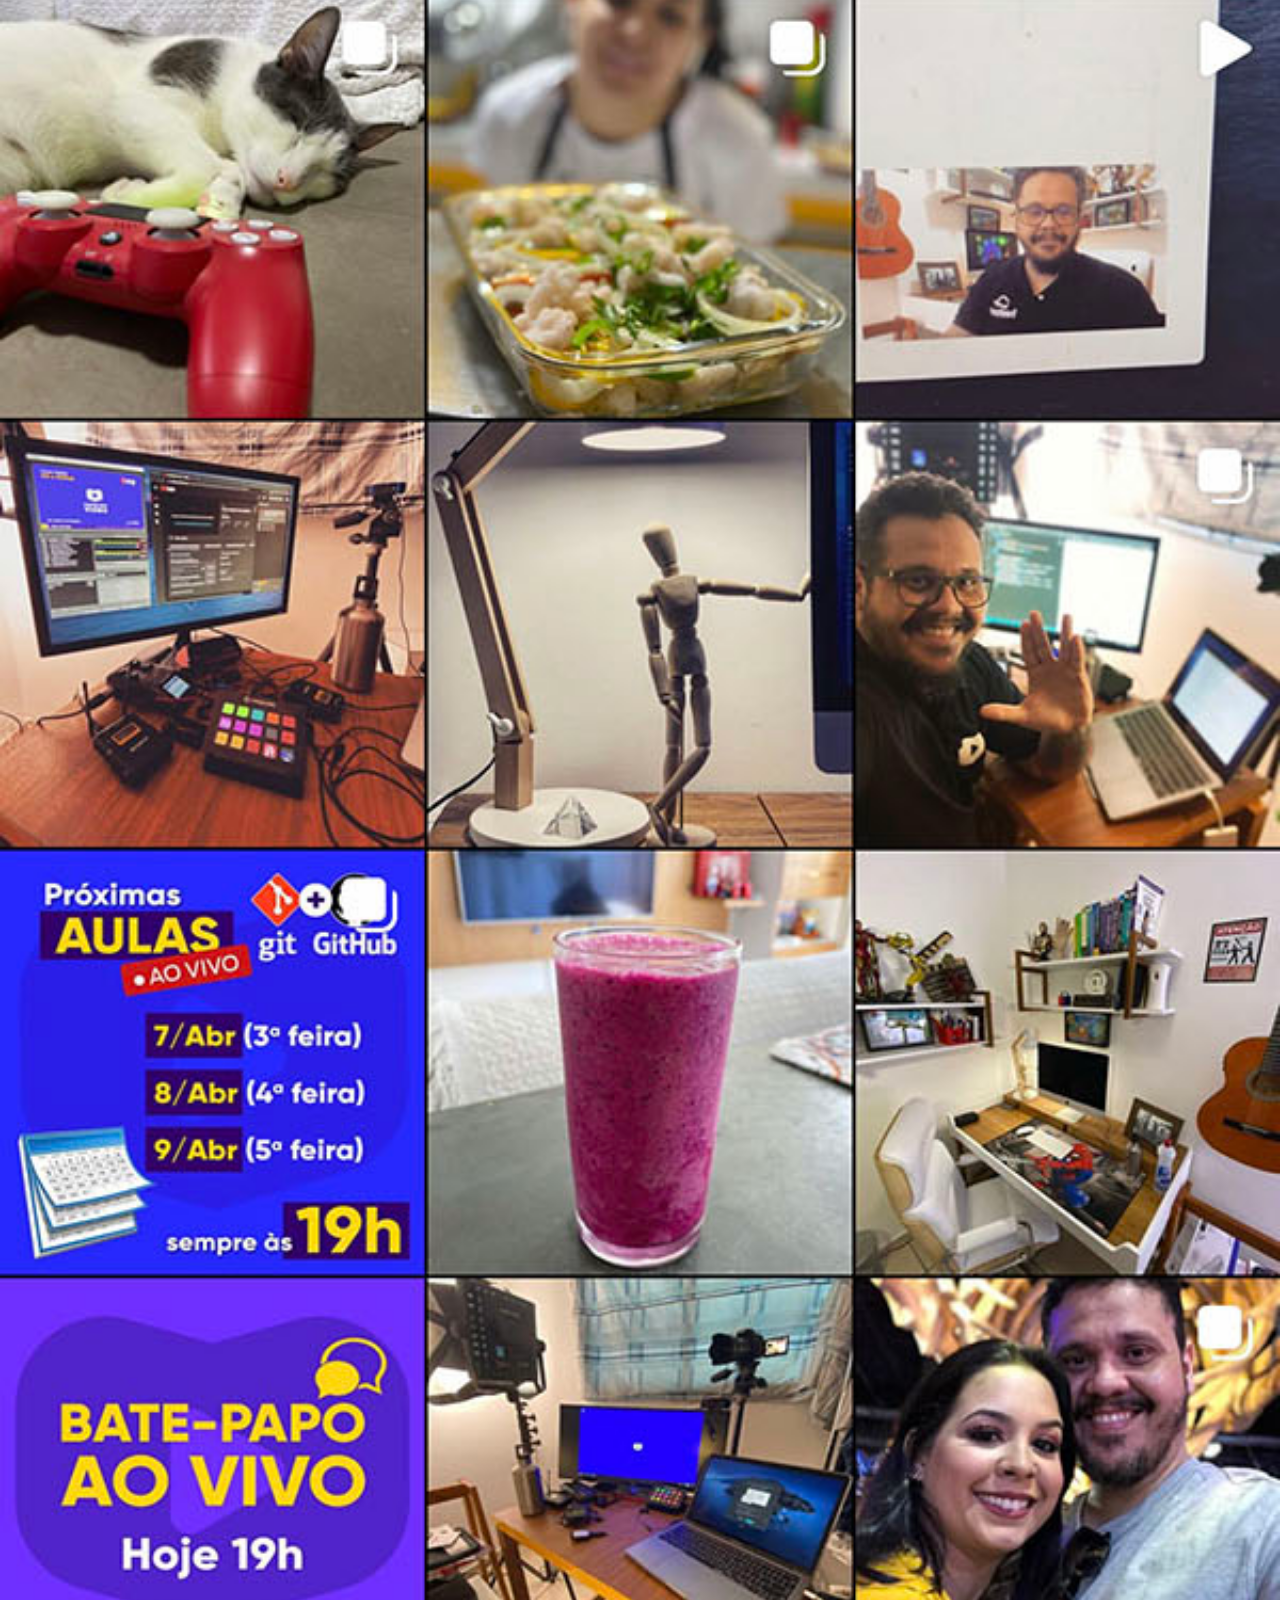
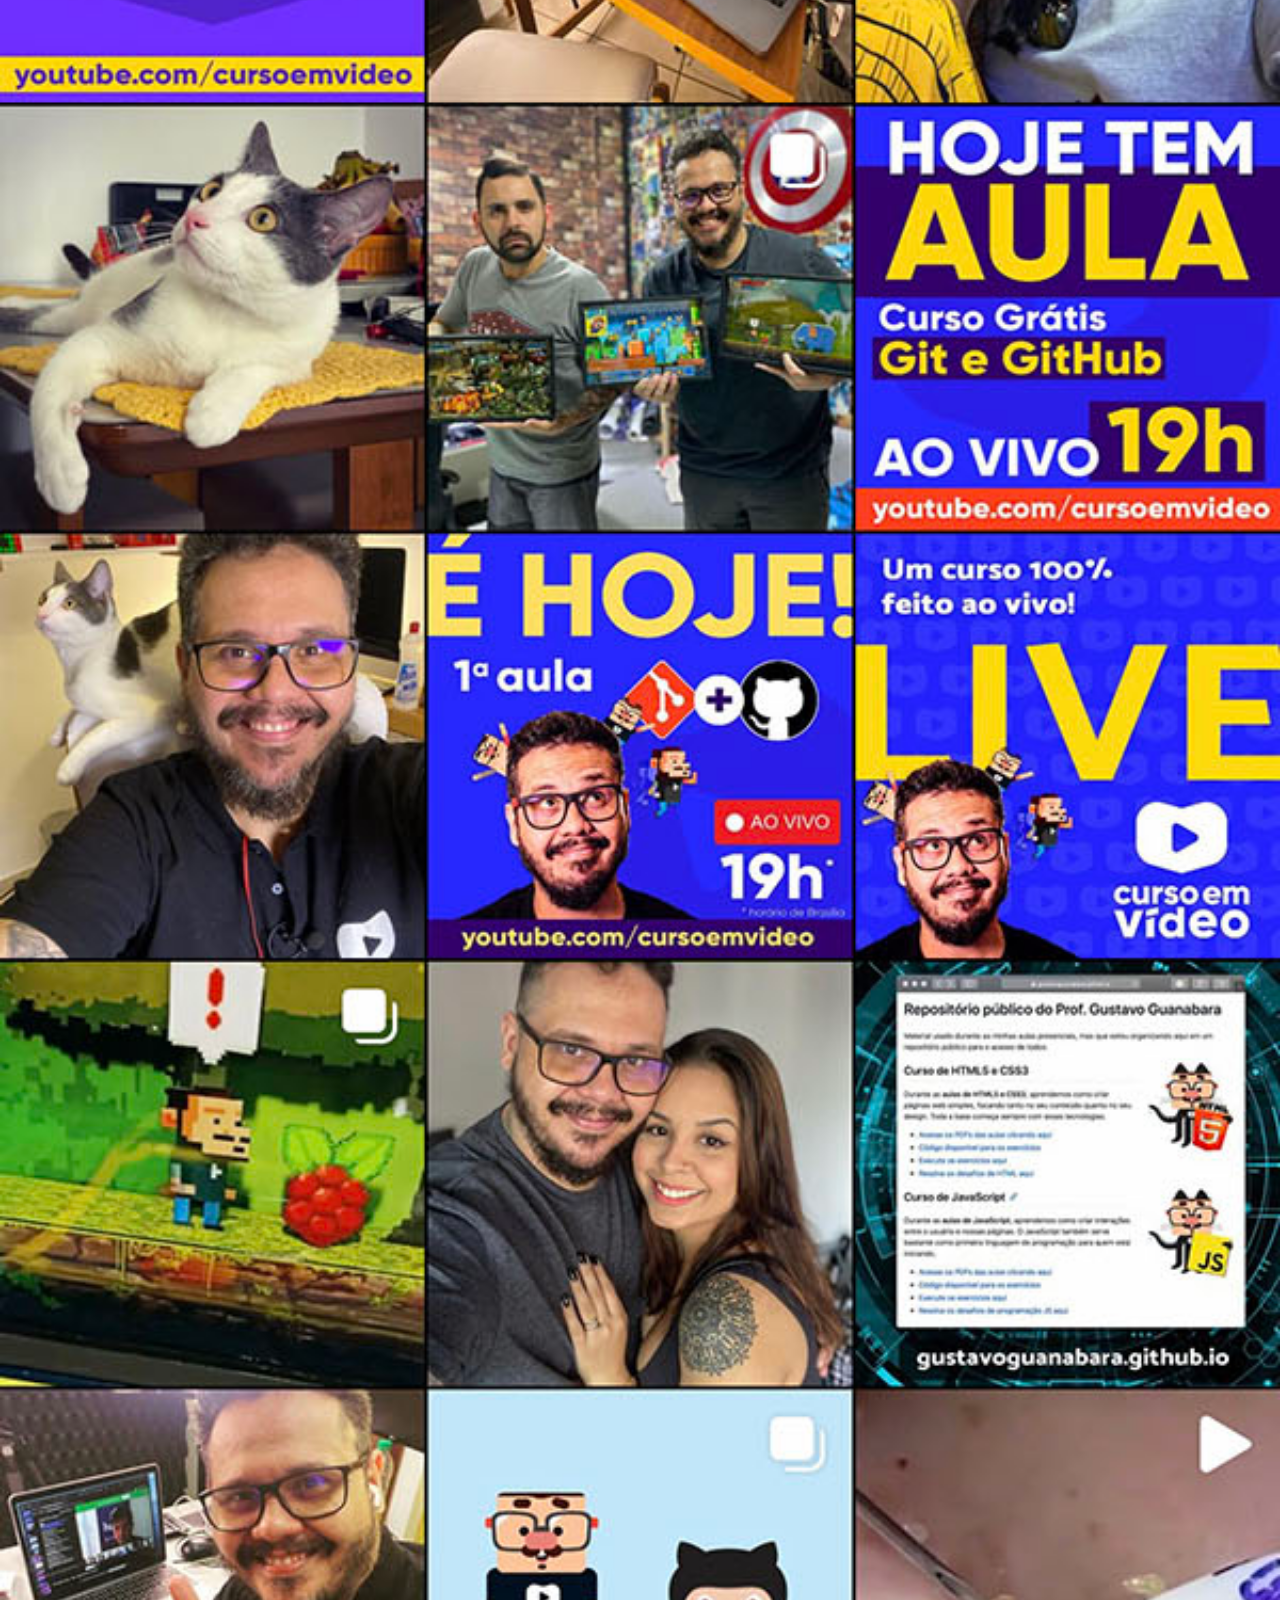
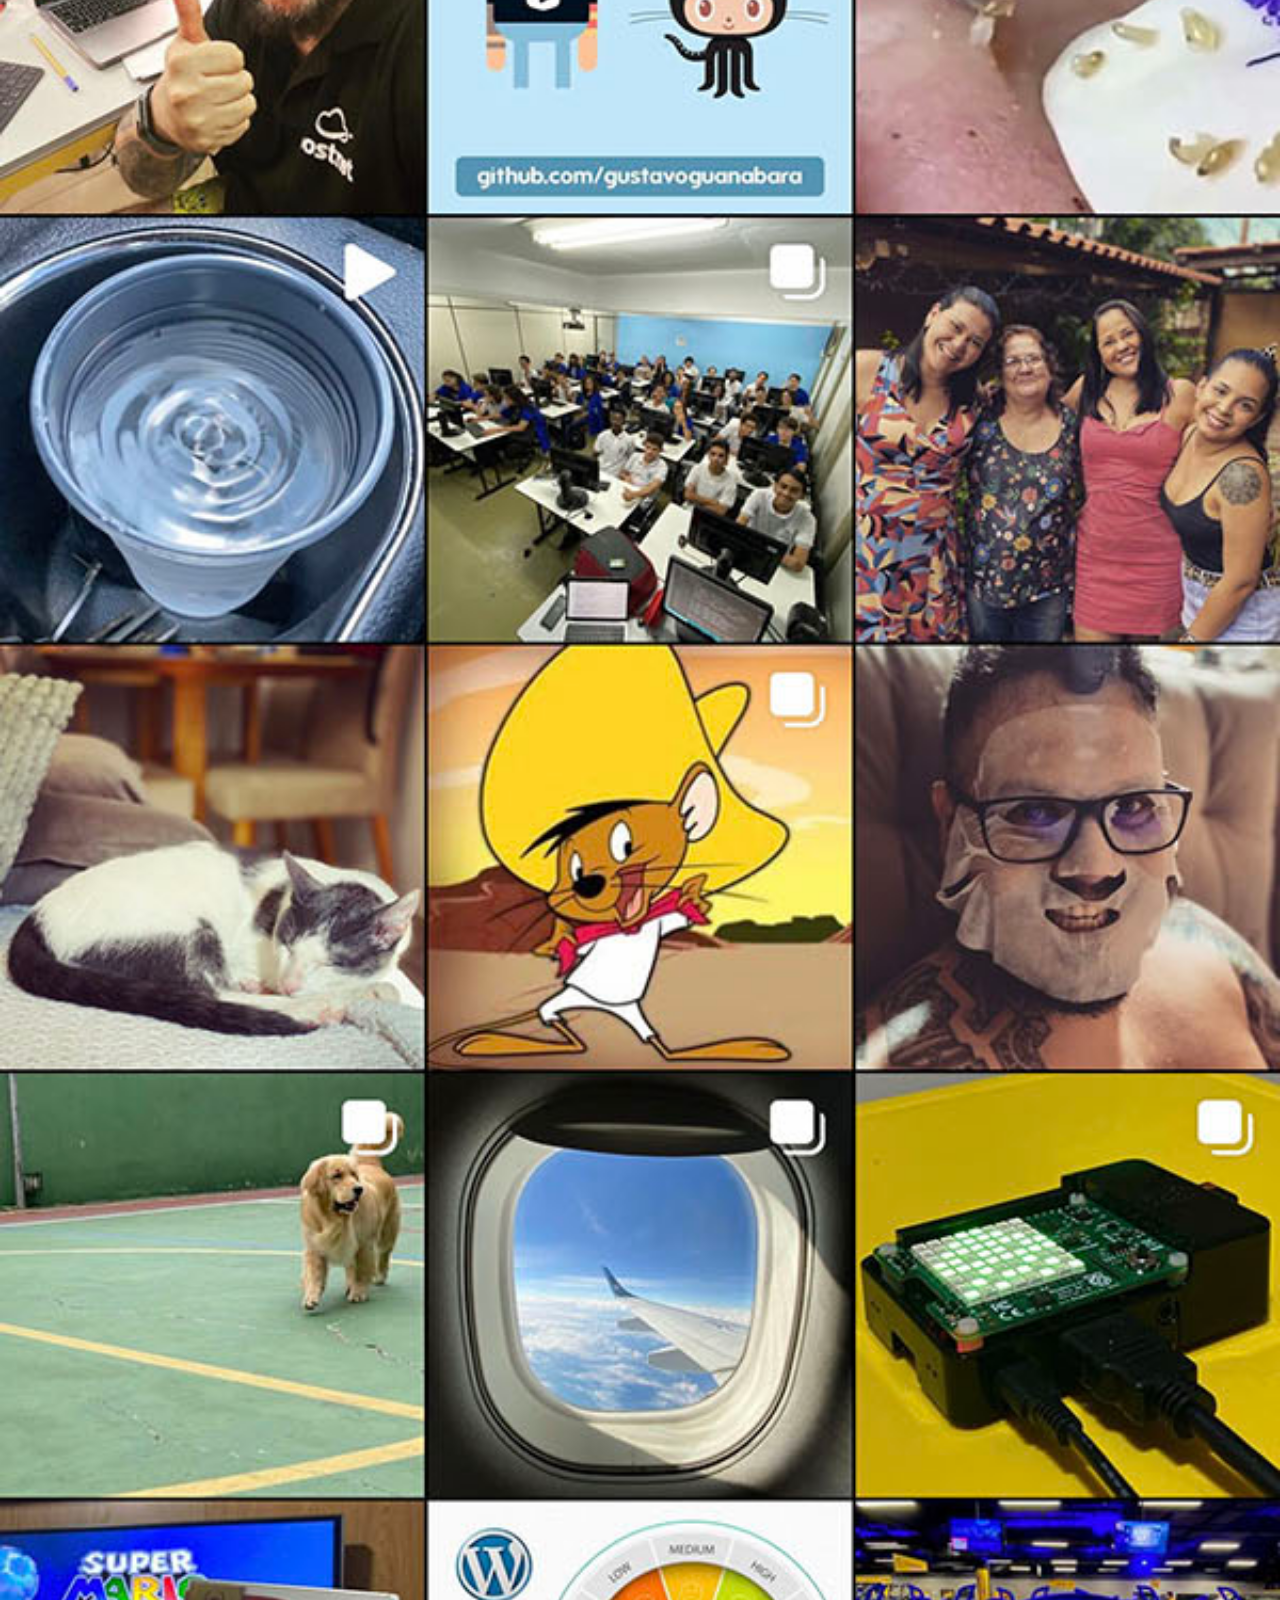
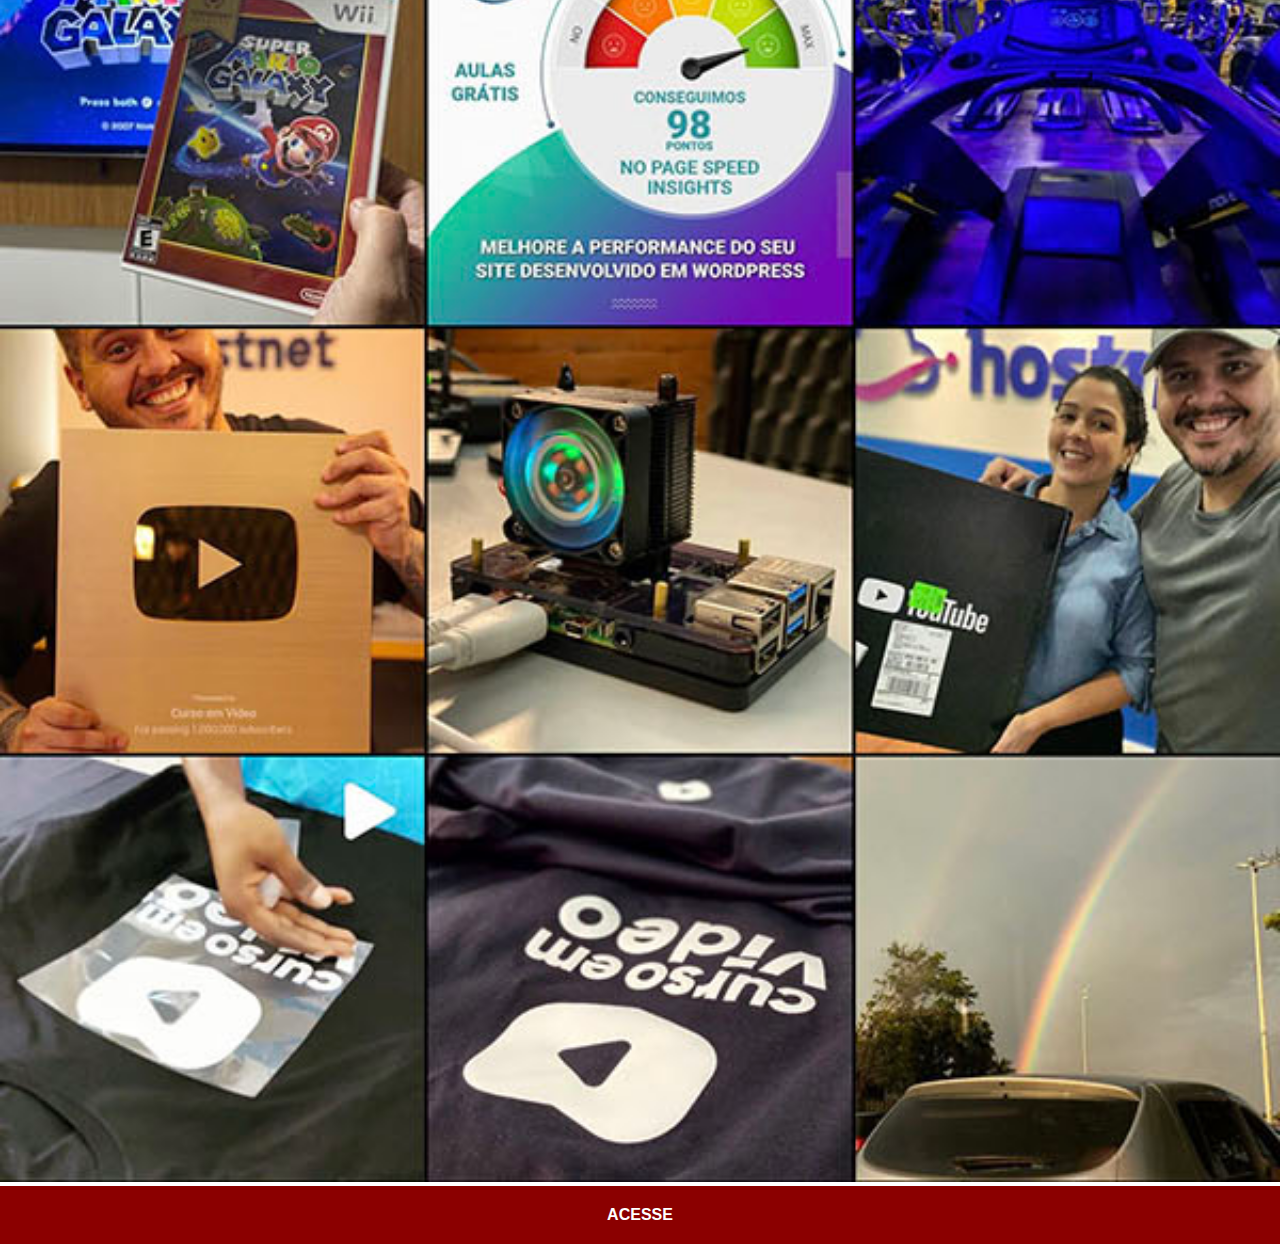
<file: instagram.html>
<!DOCTYPE html>
<html lang="pt-br">
<head>
    <meta charset="UTF-8">
    <meta http-equiv="X-UA-Compatible" content="IE=edge">
    <meta name="viewport" content="width=device-width, initial-scale=1.0">
    <link rel="stylesheet" href="estilos/social.css">
    <title>Instagram</title>    
</head>
<body>
    <img src="imagens/tela-instagram.jpg" alt="Instragram">
    <a href="https://www.instagram.com/gustavoguanabara" target="_blank">ACESSE</a>
</body>
</html>
</file>
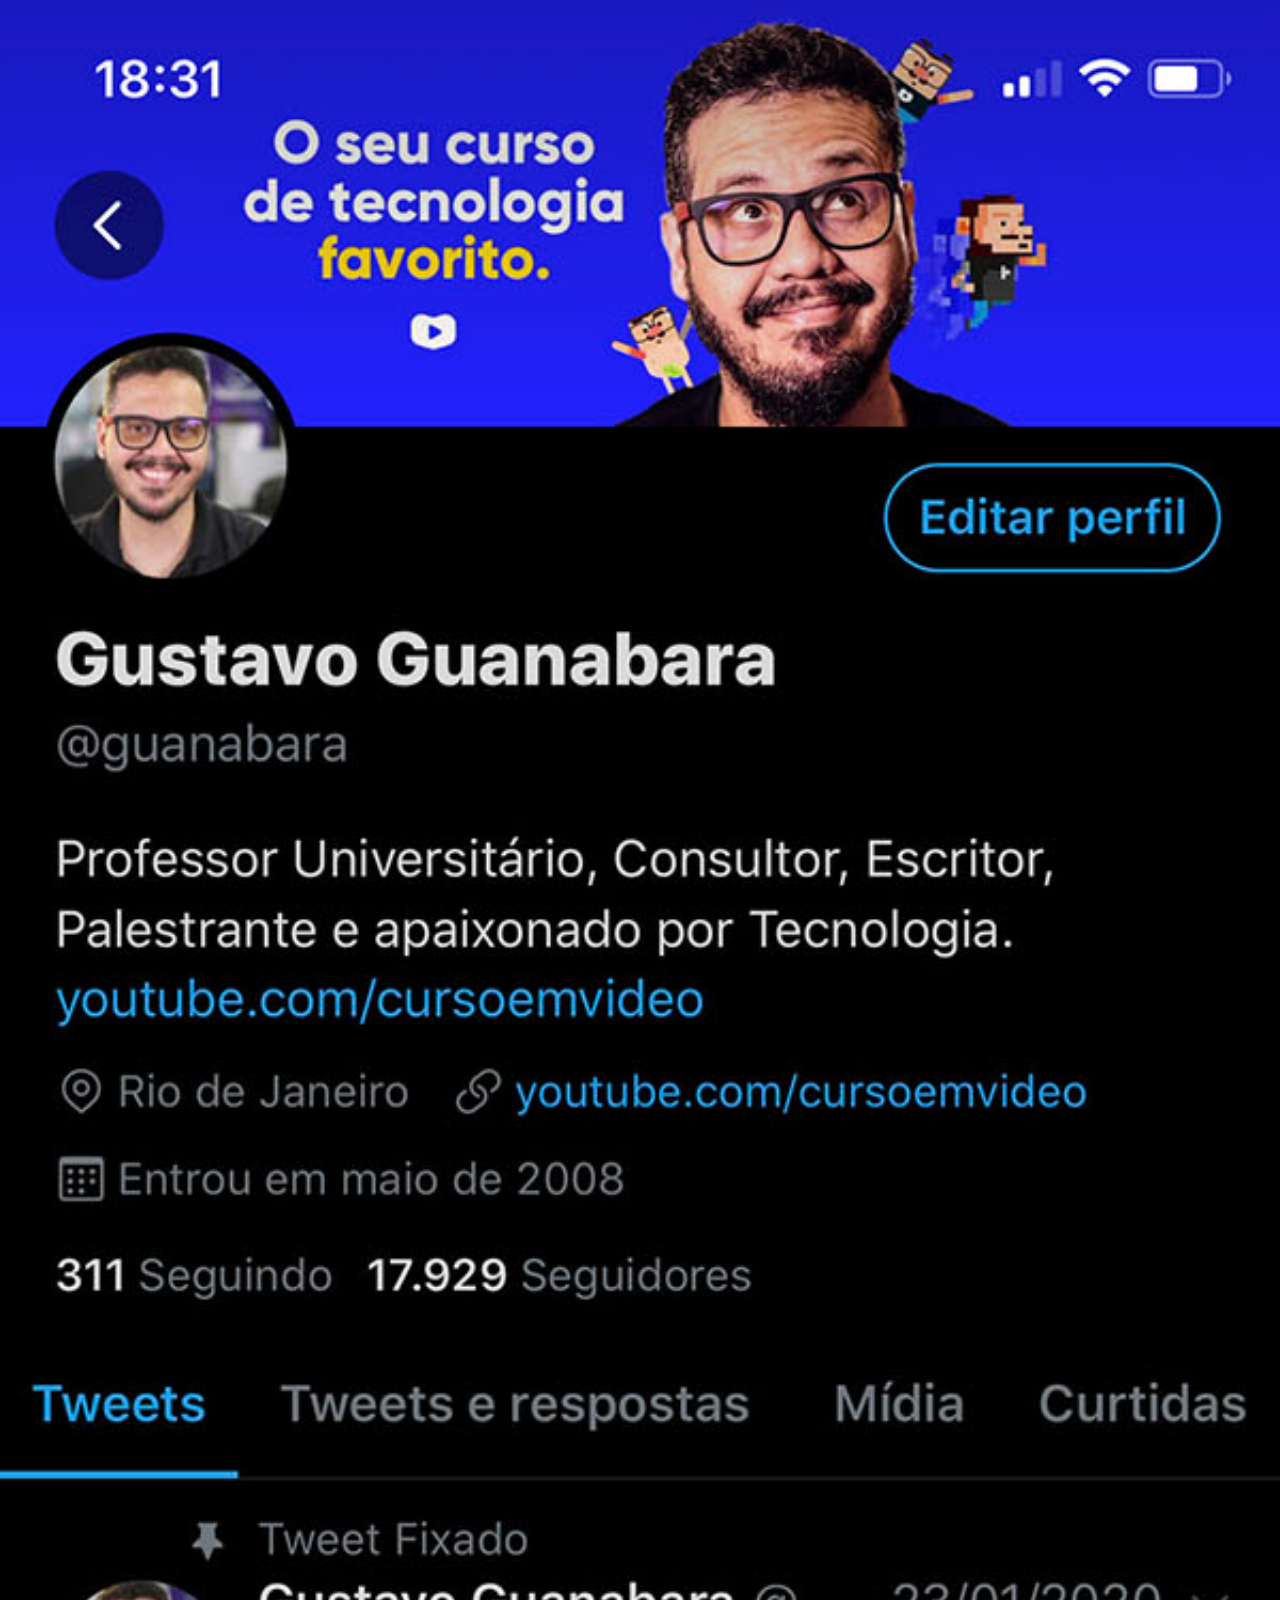
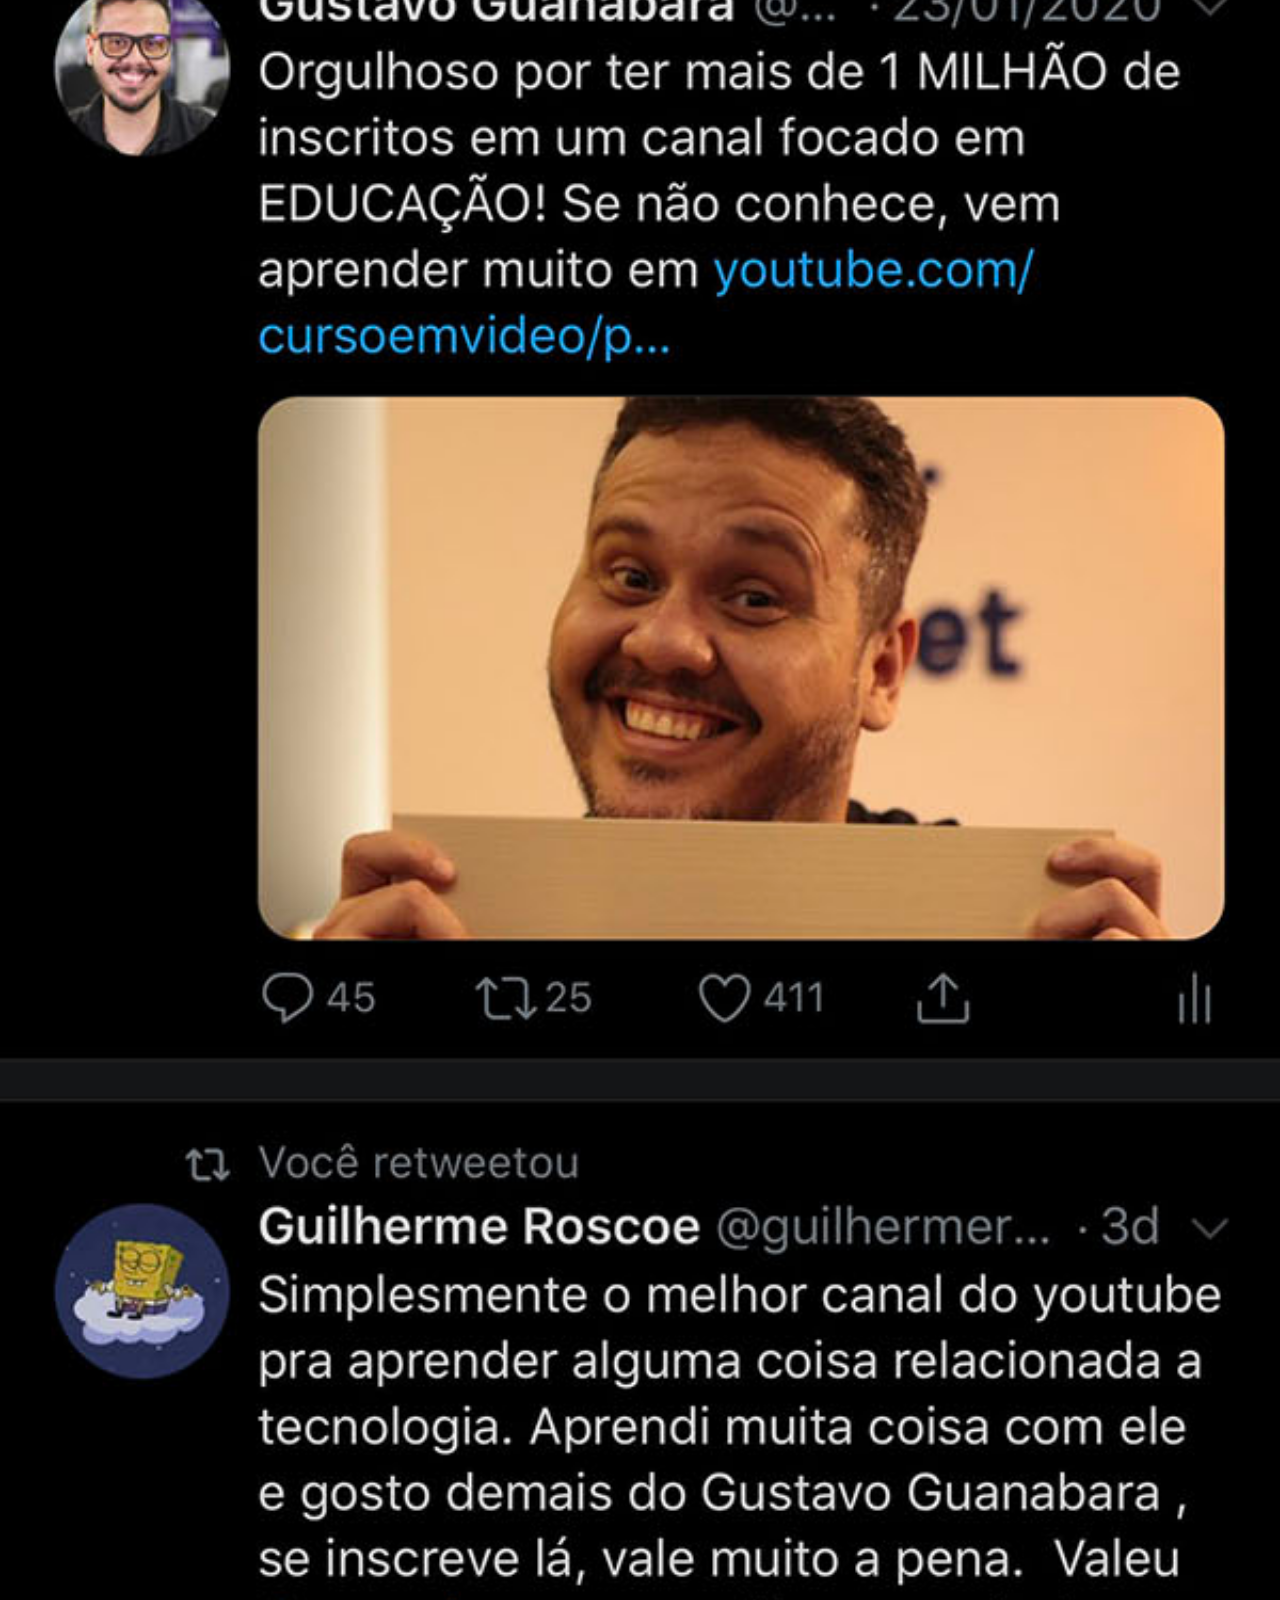
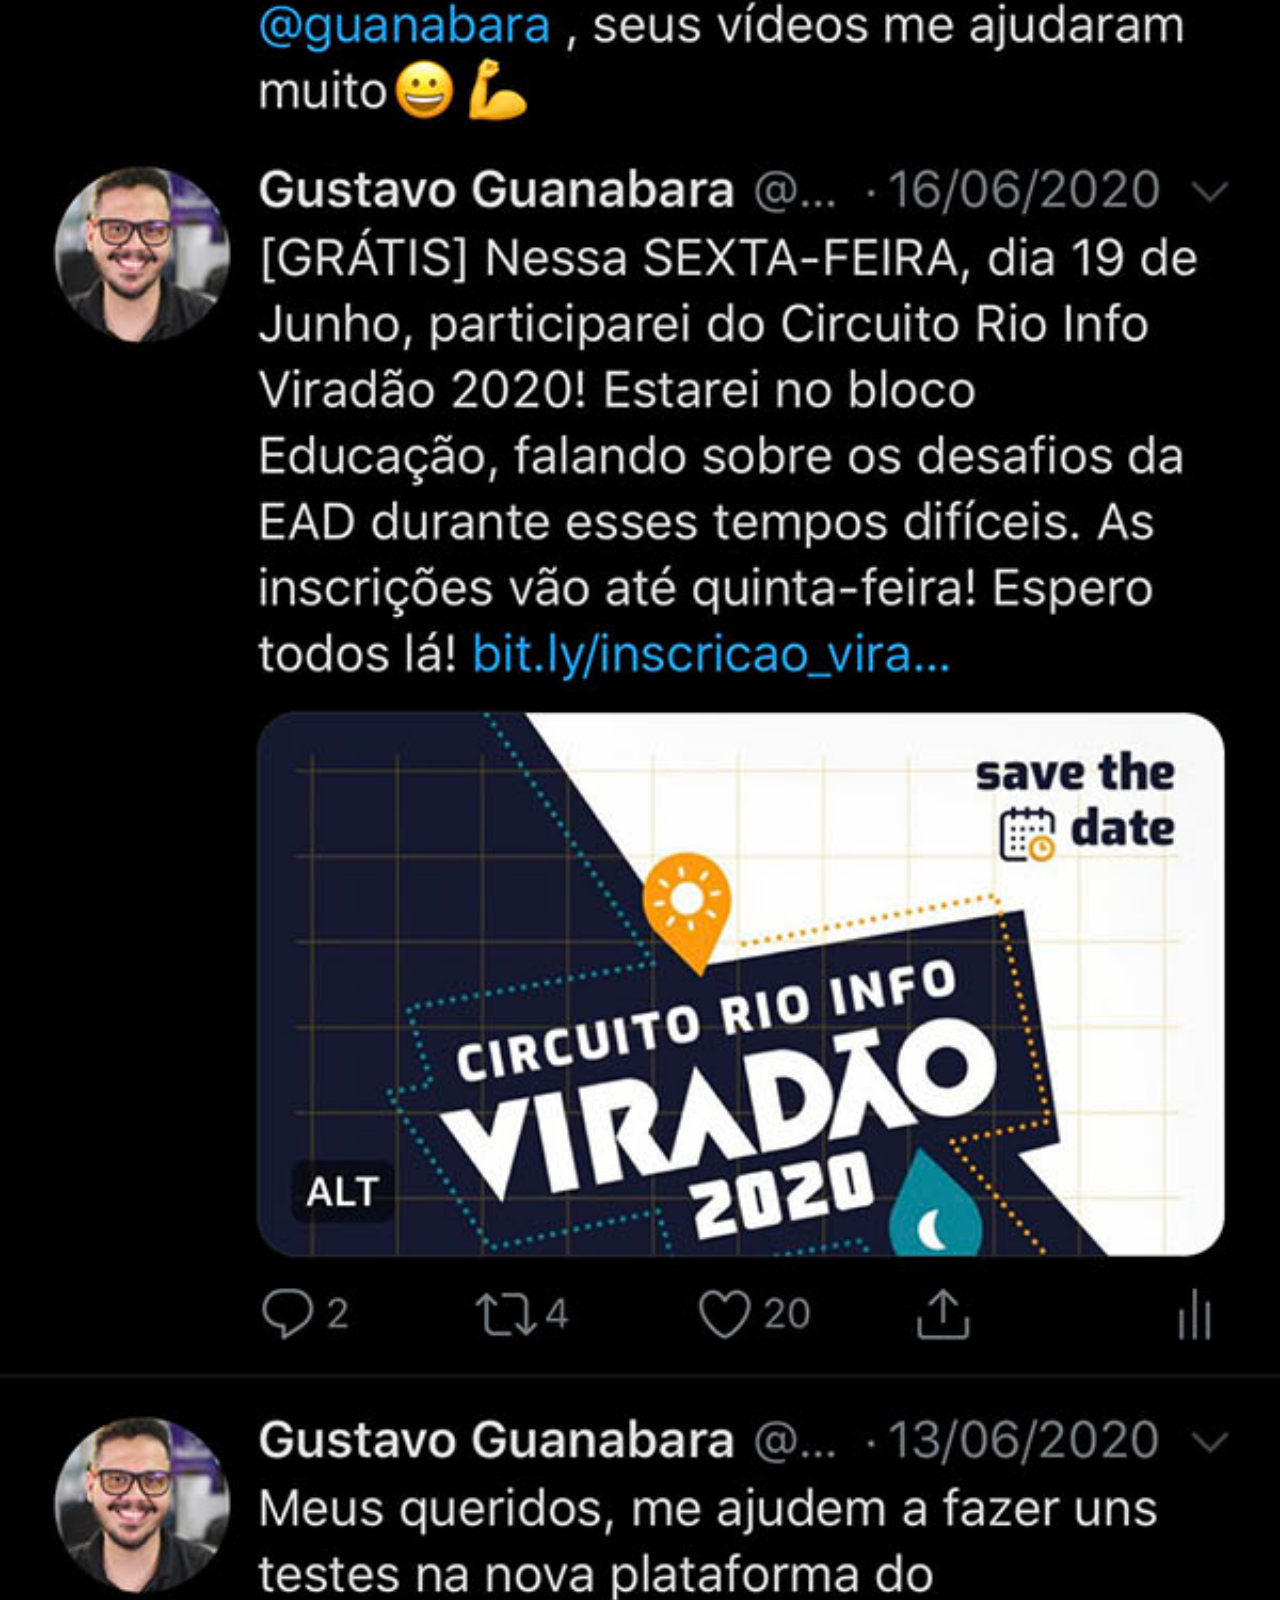
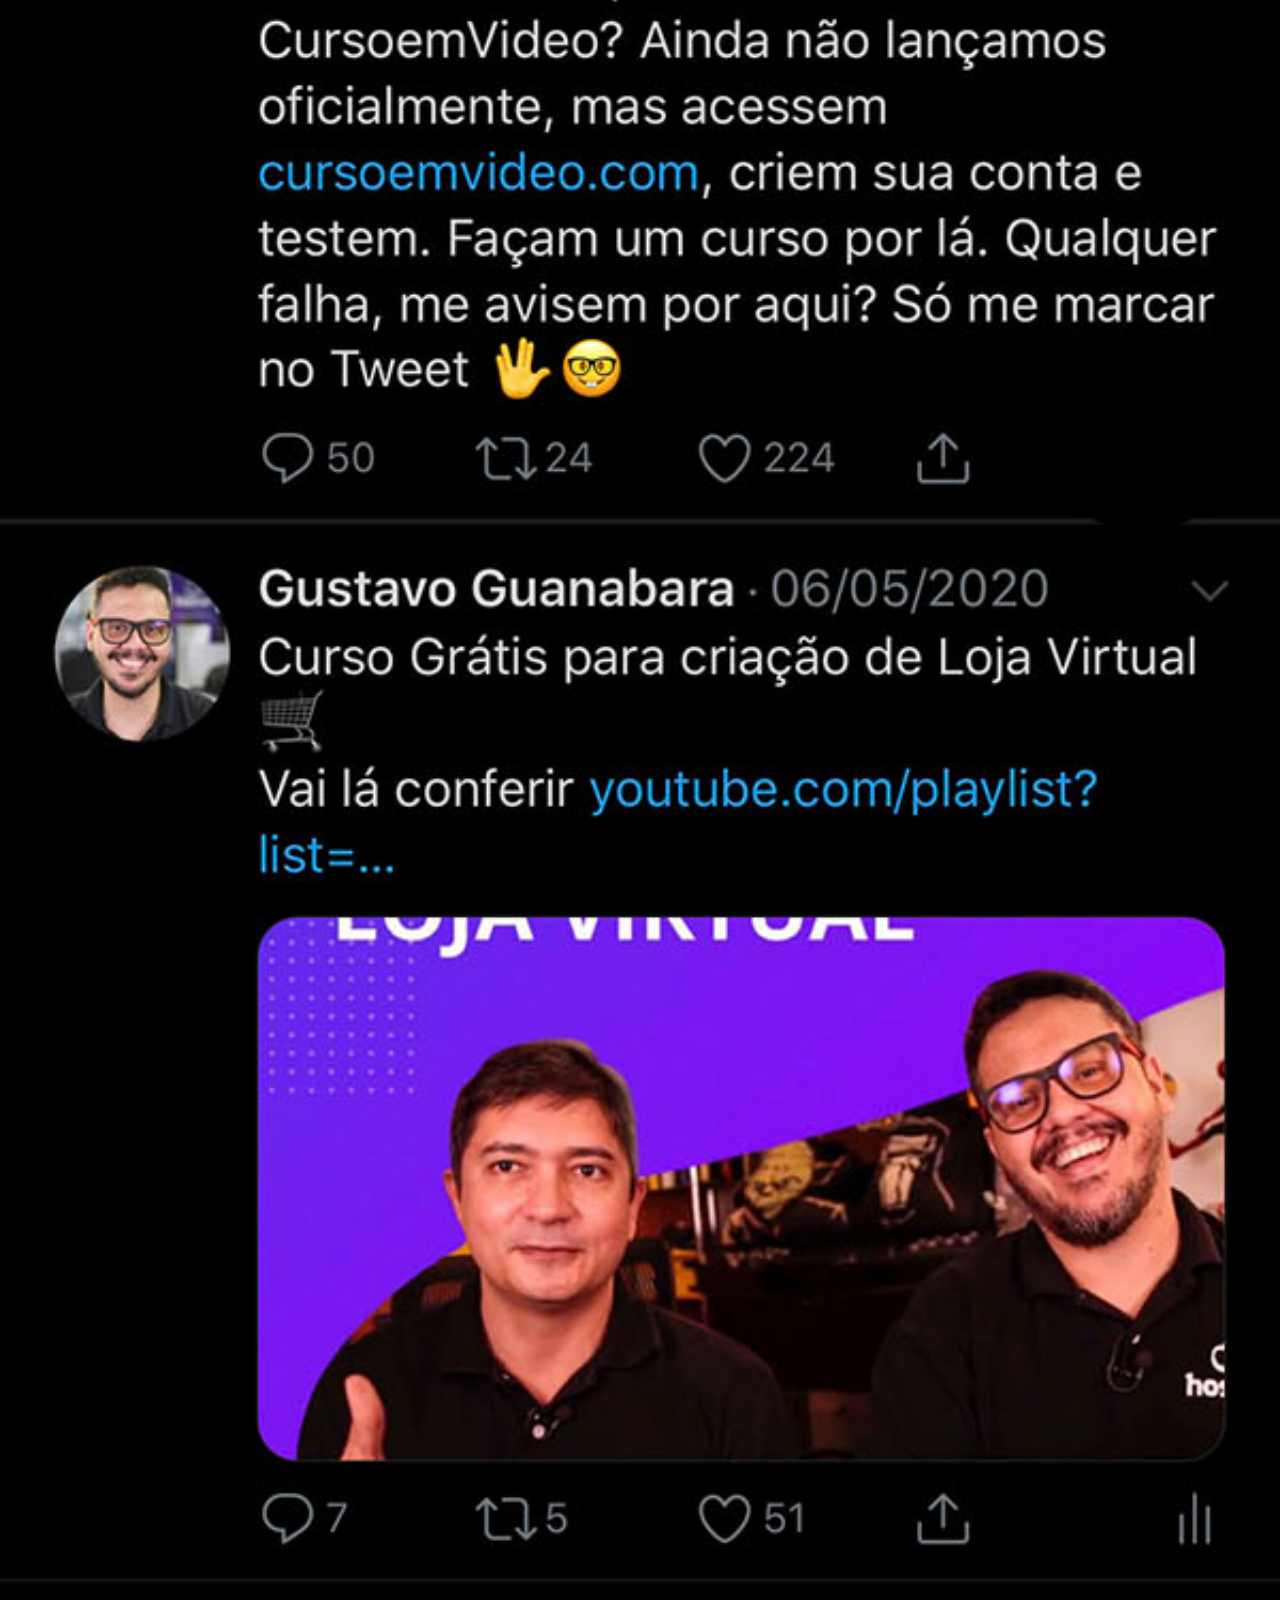
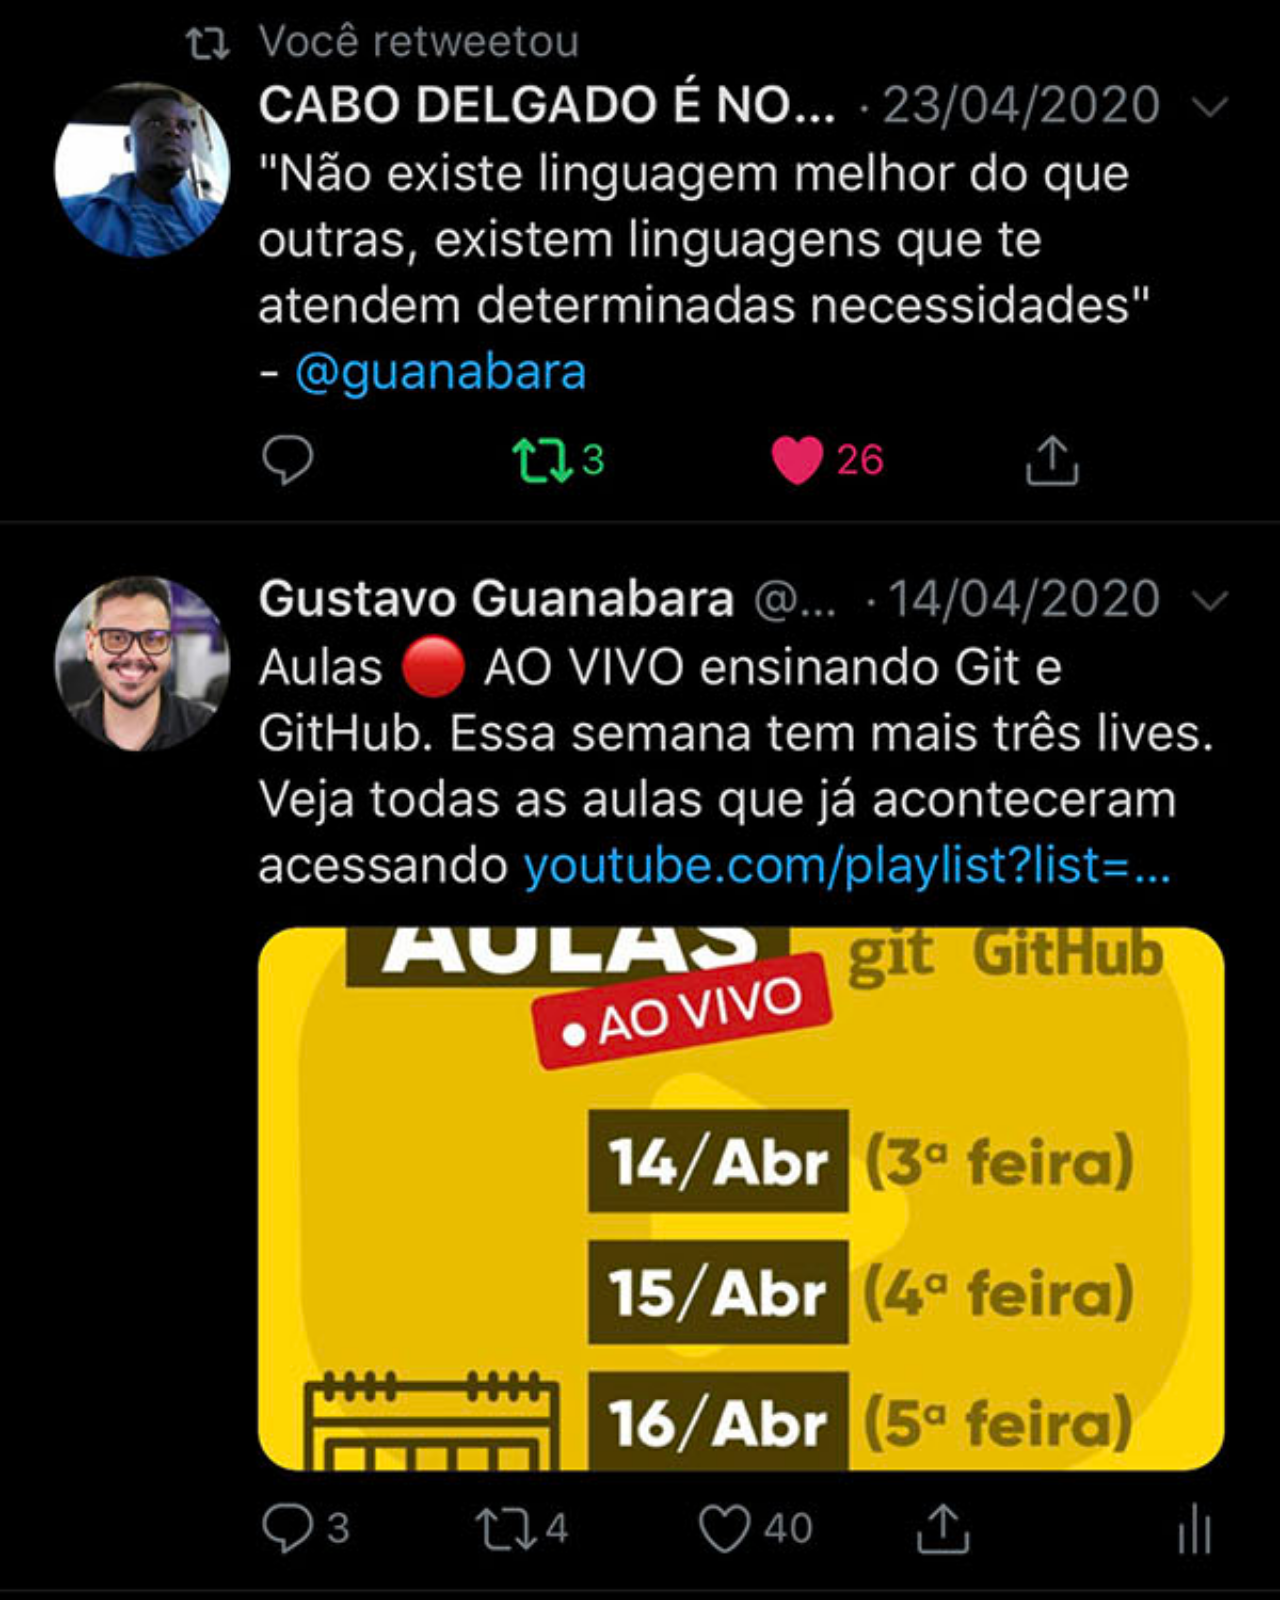
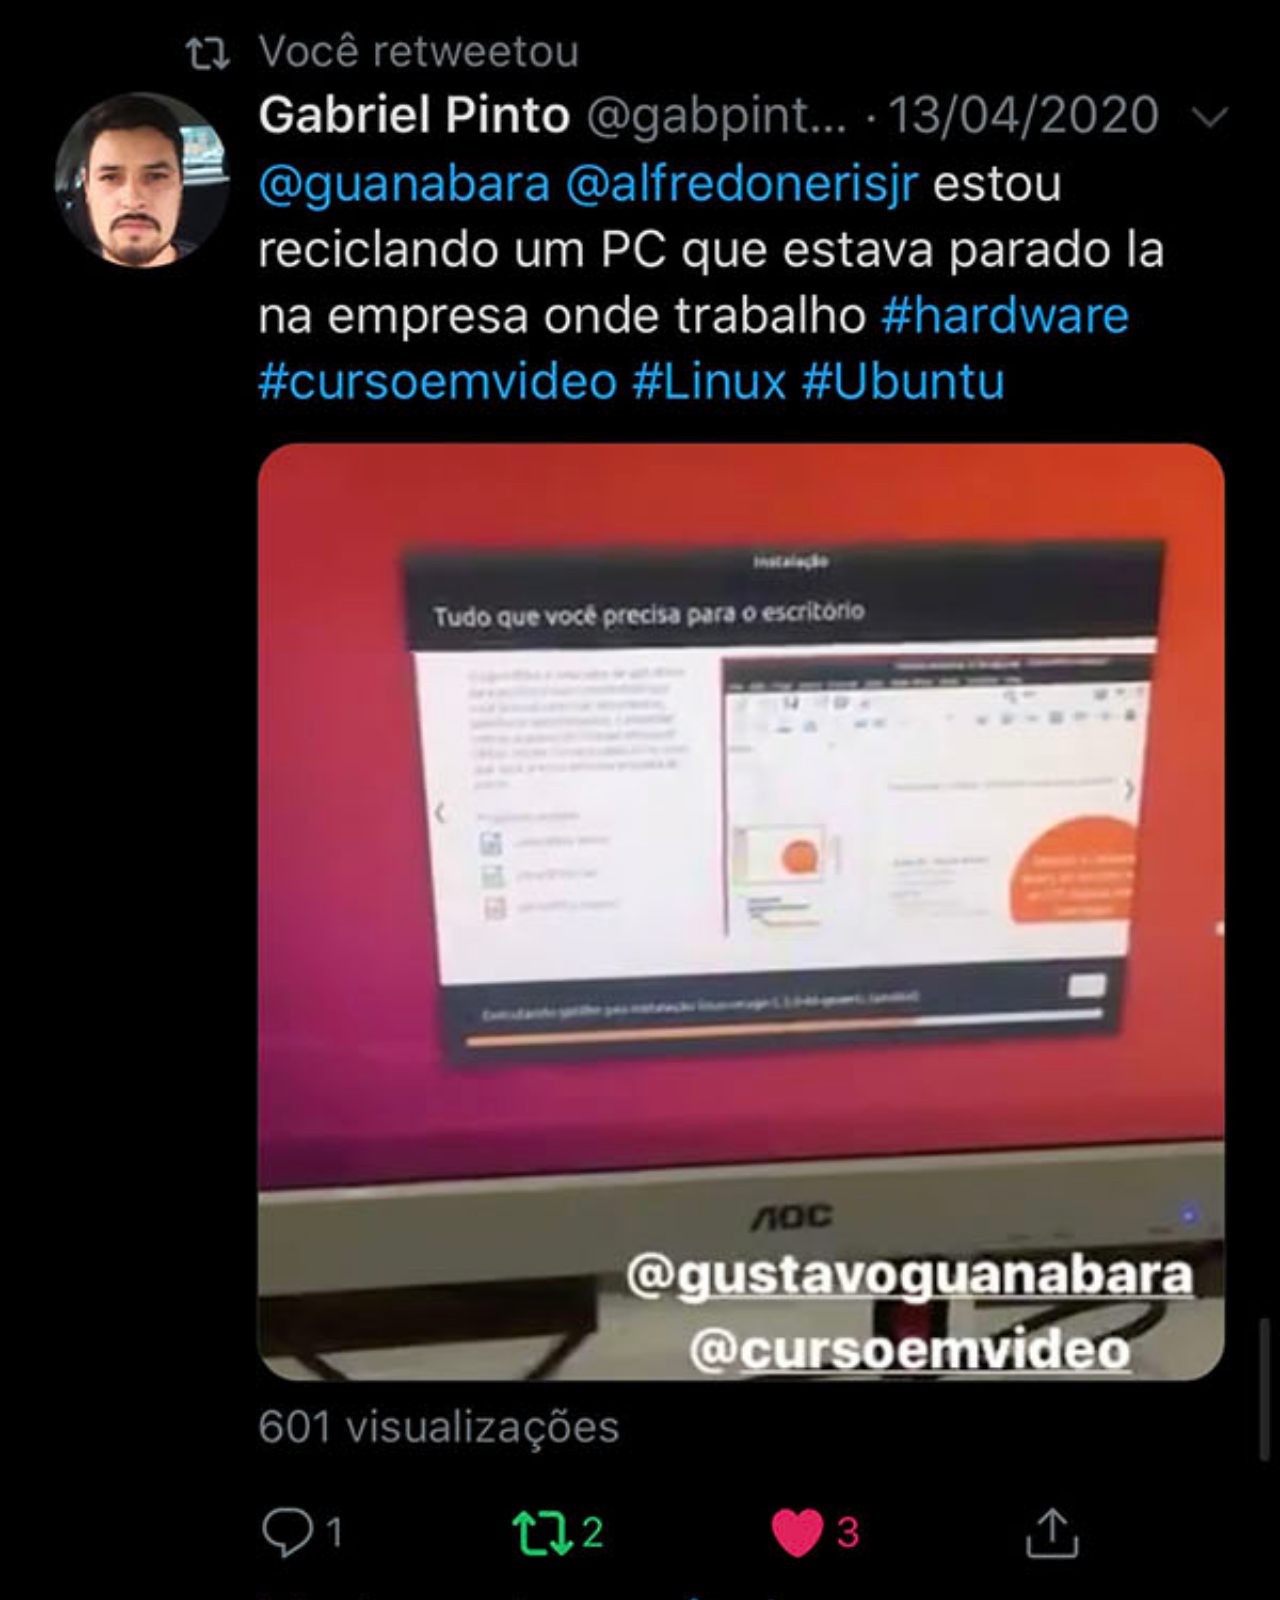
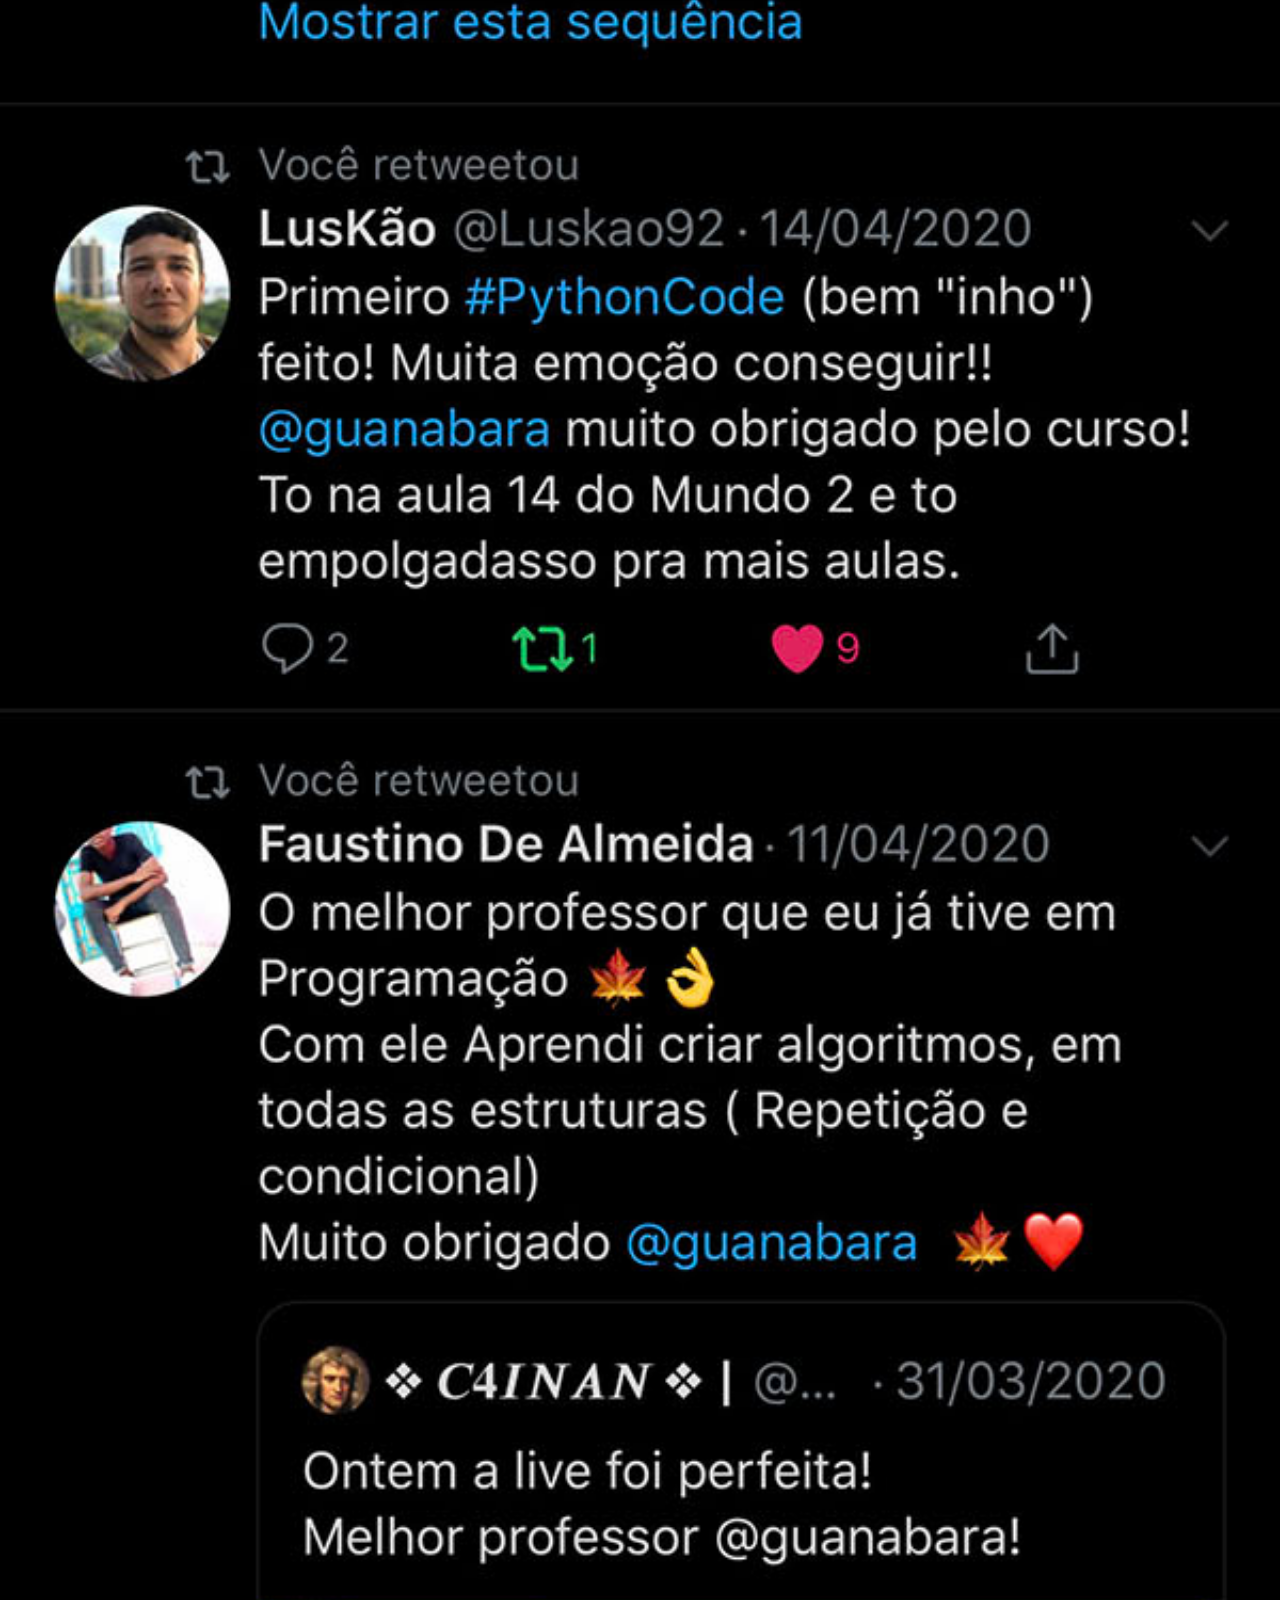
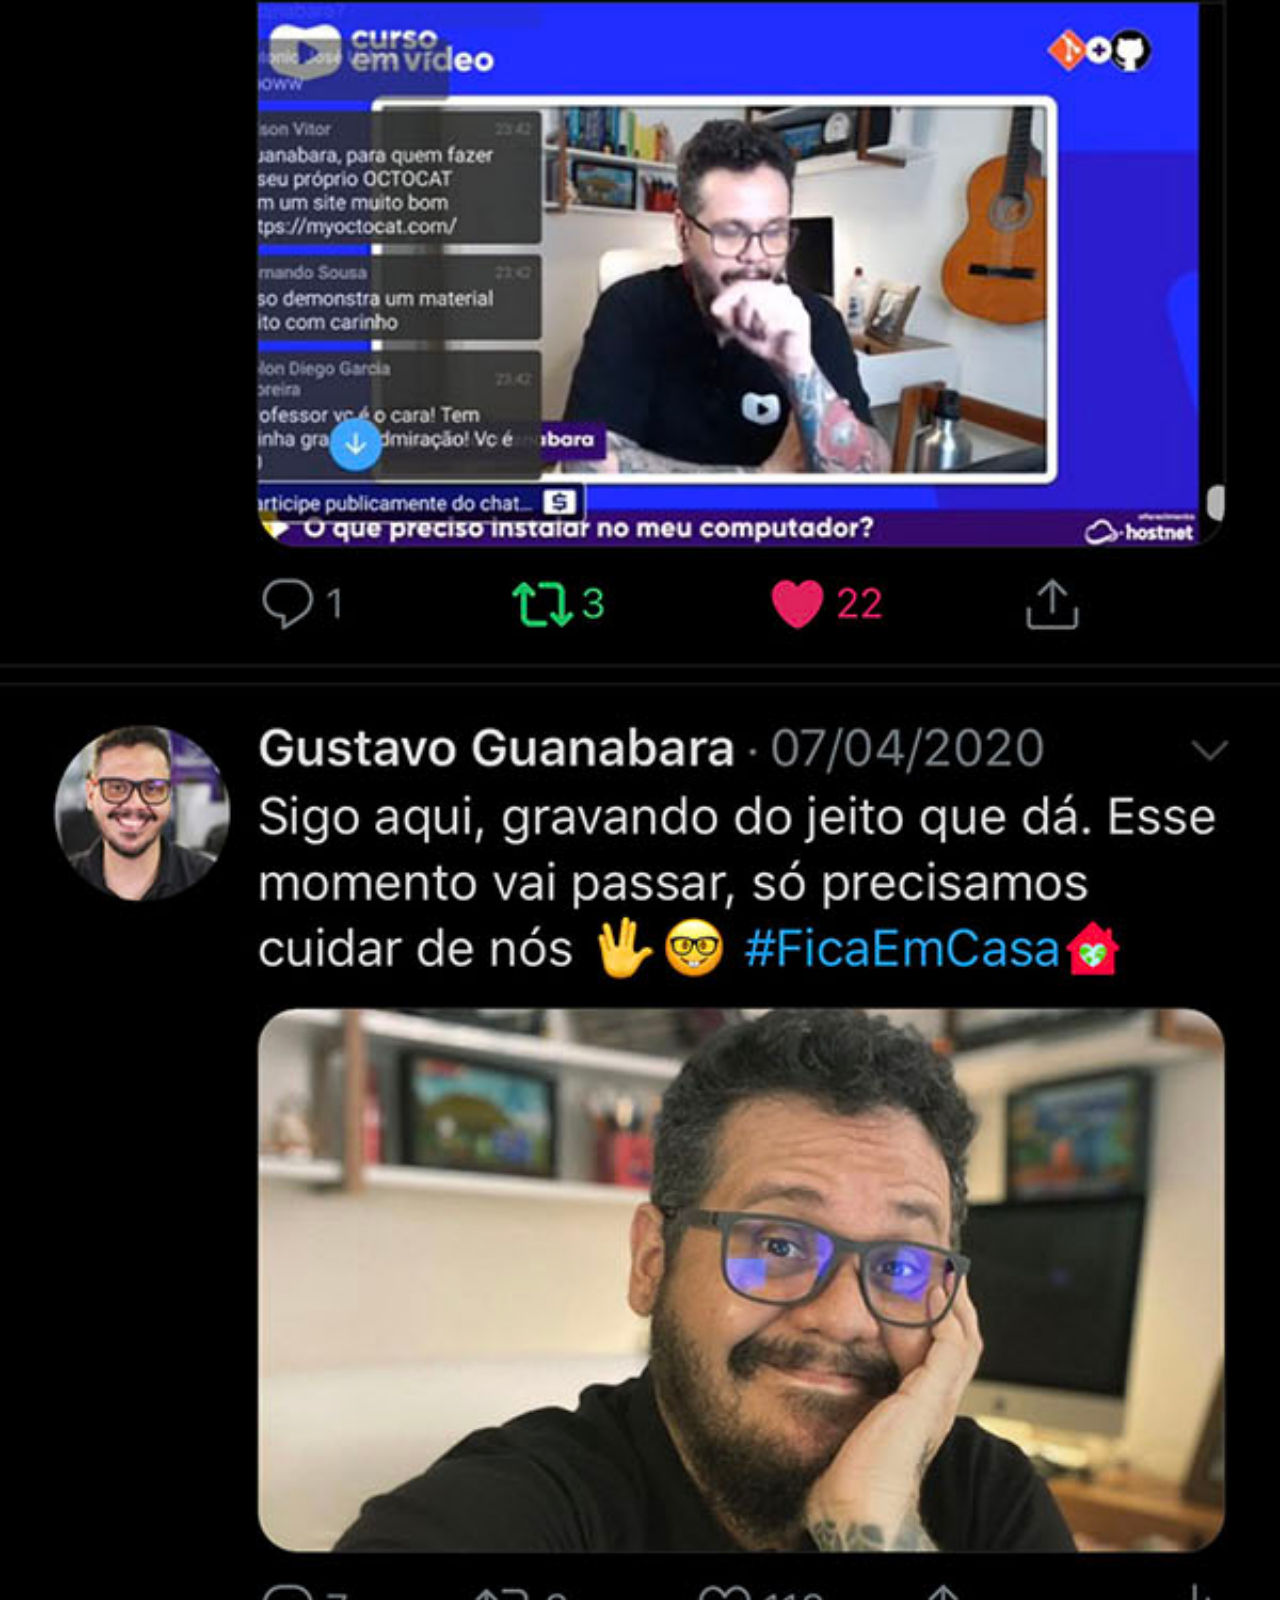
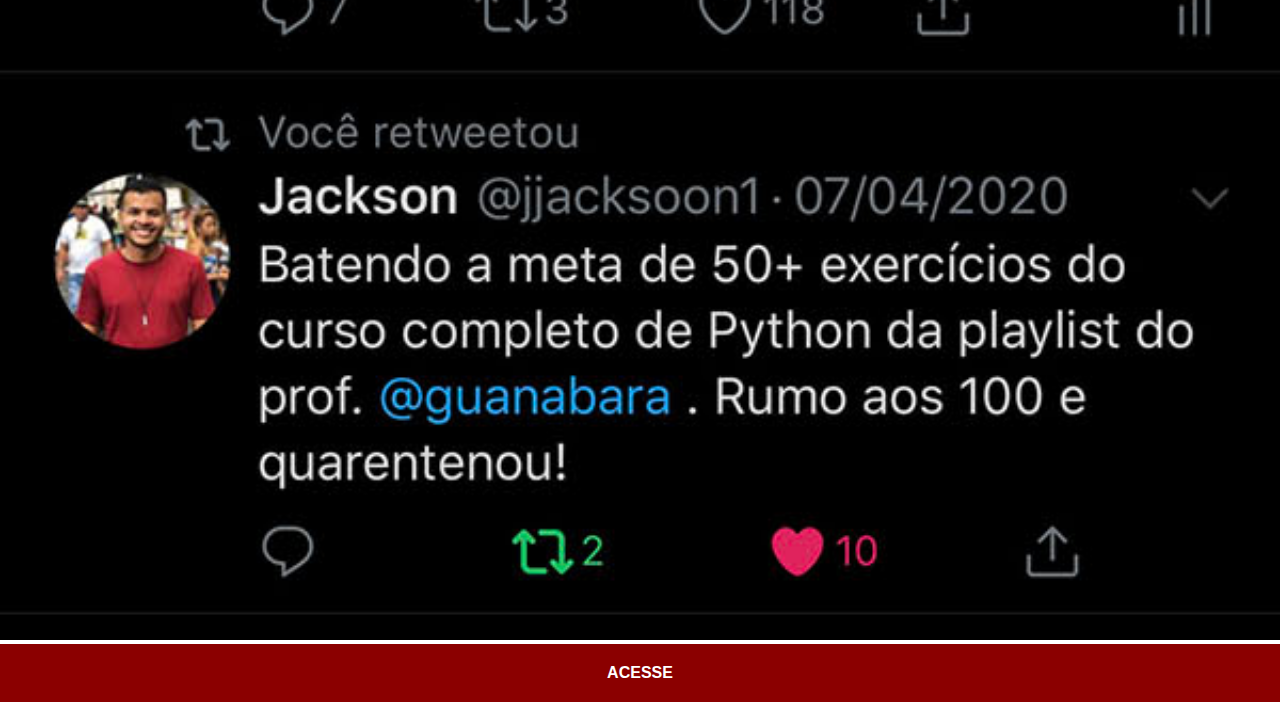
<file: twiter.html>
<!DOCTYPE html>
<html lang="pt-br">
<head>
    <meta charset="UTF-8">
    <meta http-equiv="X-UA-Compatible" content="IE=edge">
    <meta name="viewport" content="width=device-width, initial-scale=1.0">
    <link rel="stylesheet" href="estilos/social.css">
    <title>Twiter</title>    
</head>
<body>
    <img src="imagens/tela-twitter.jpg" alt="Twiter">
    <a href="https://twitter.com/guanabara" target="_blank">ACESSE</a>
</body>
</html>
</file>
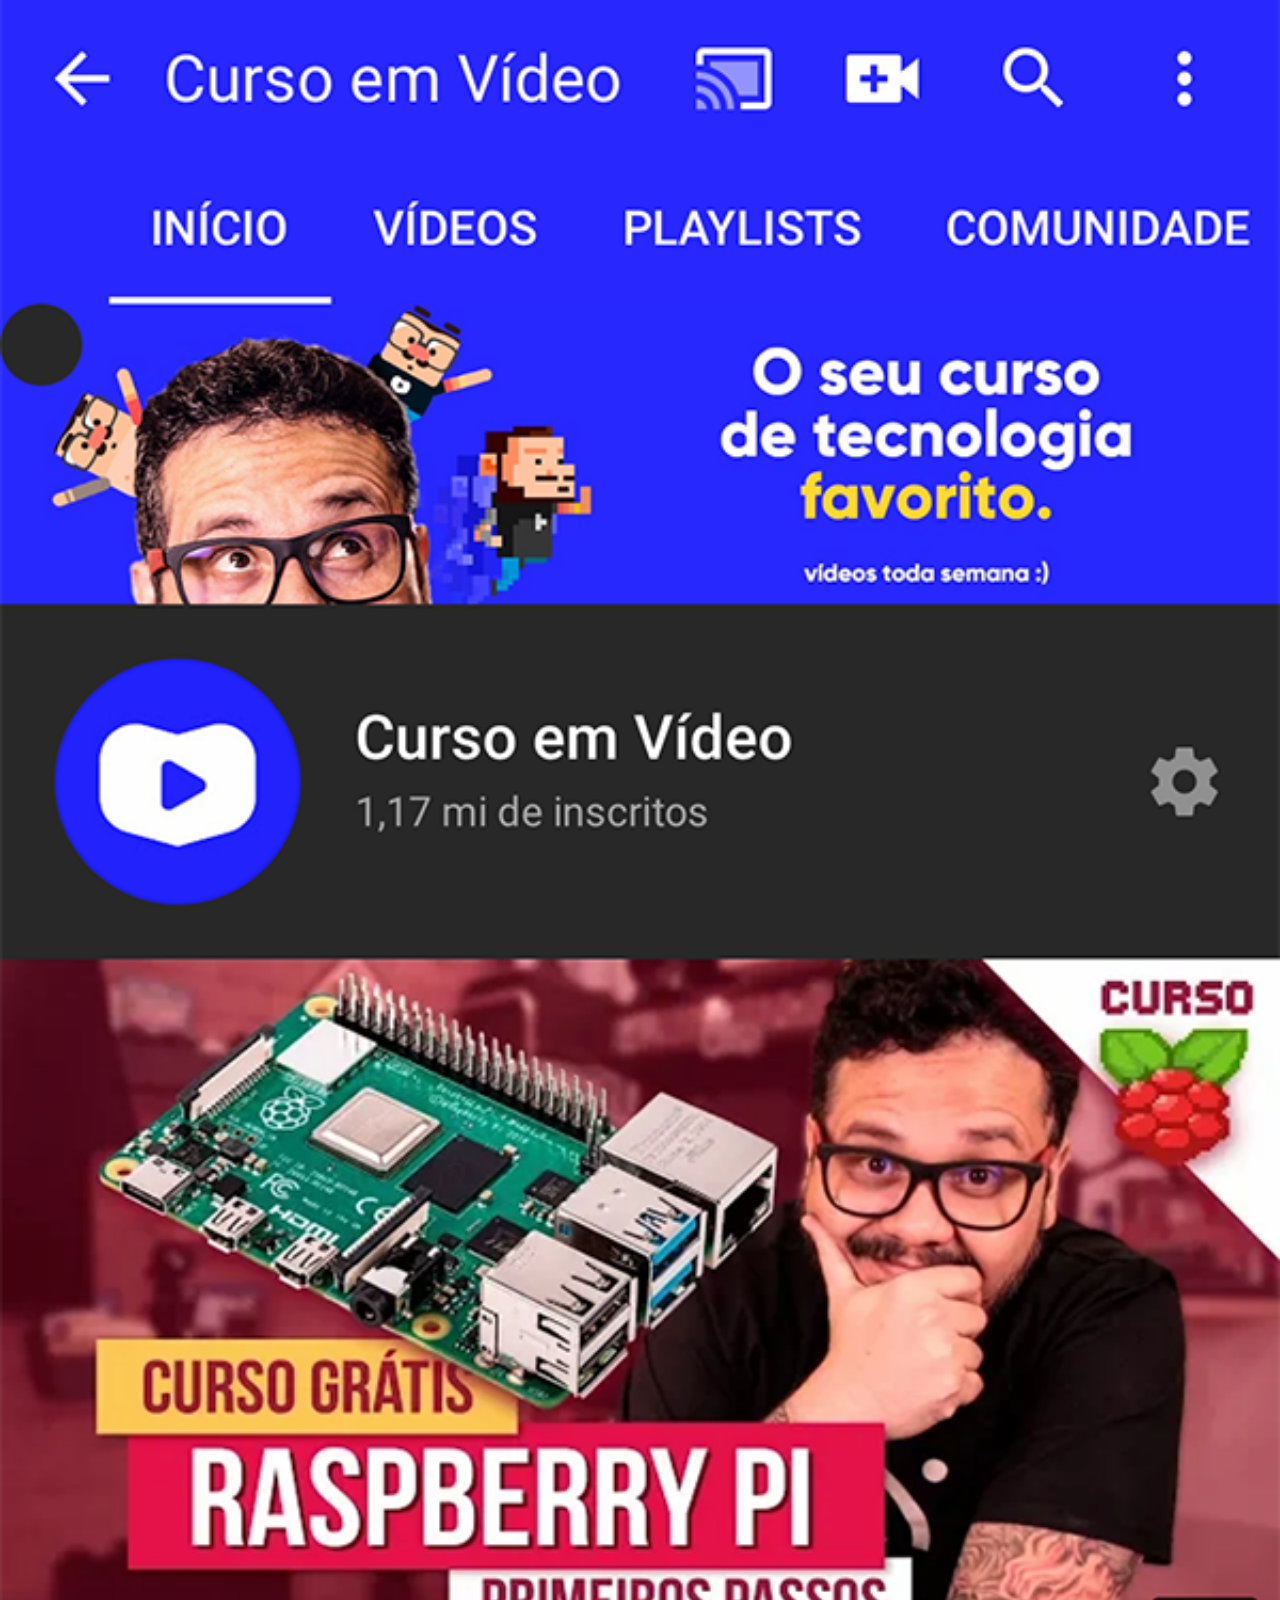
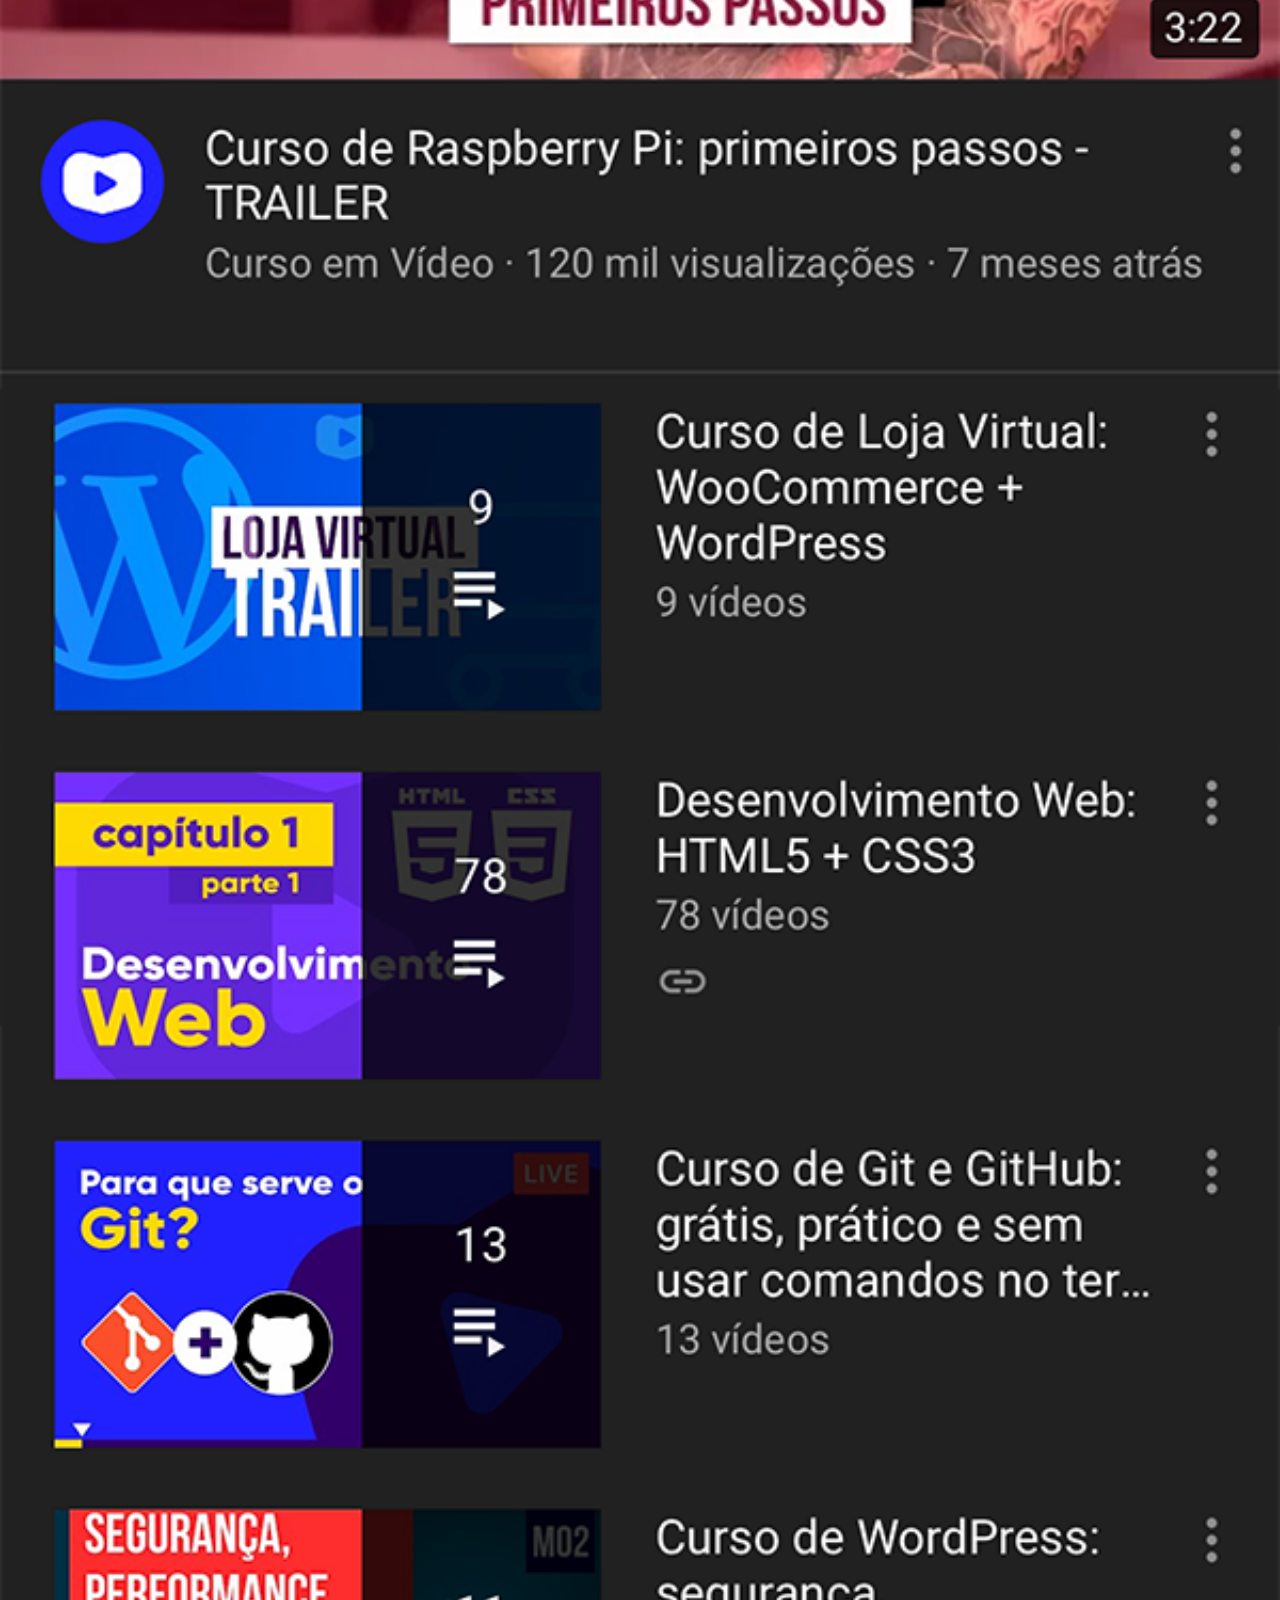
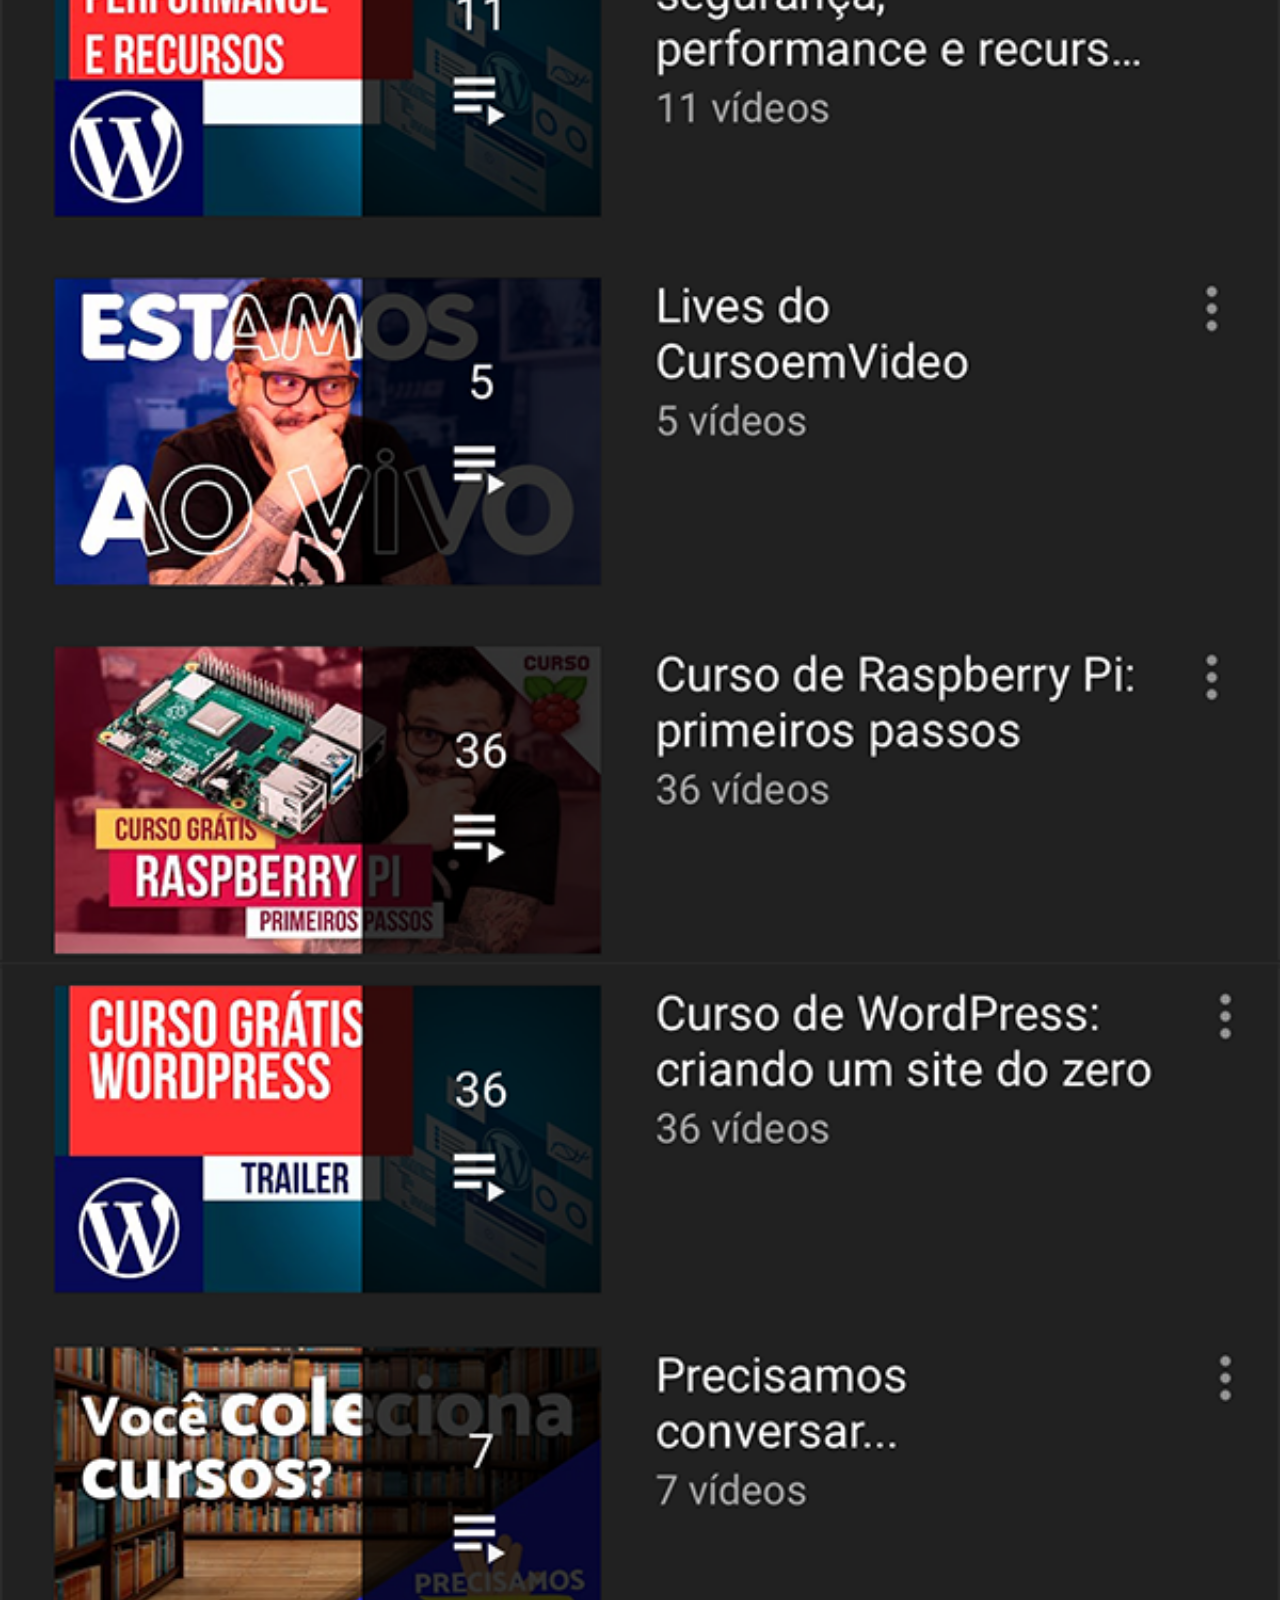
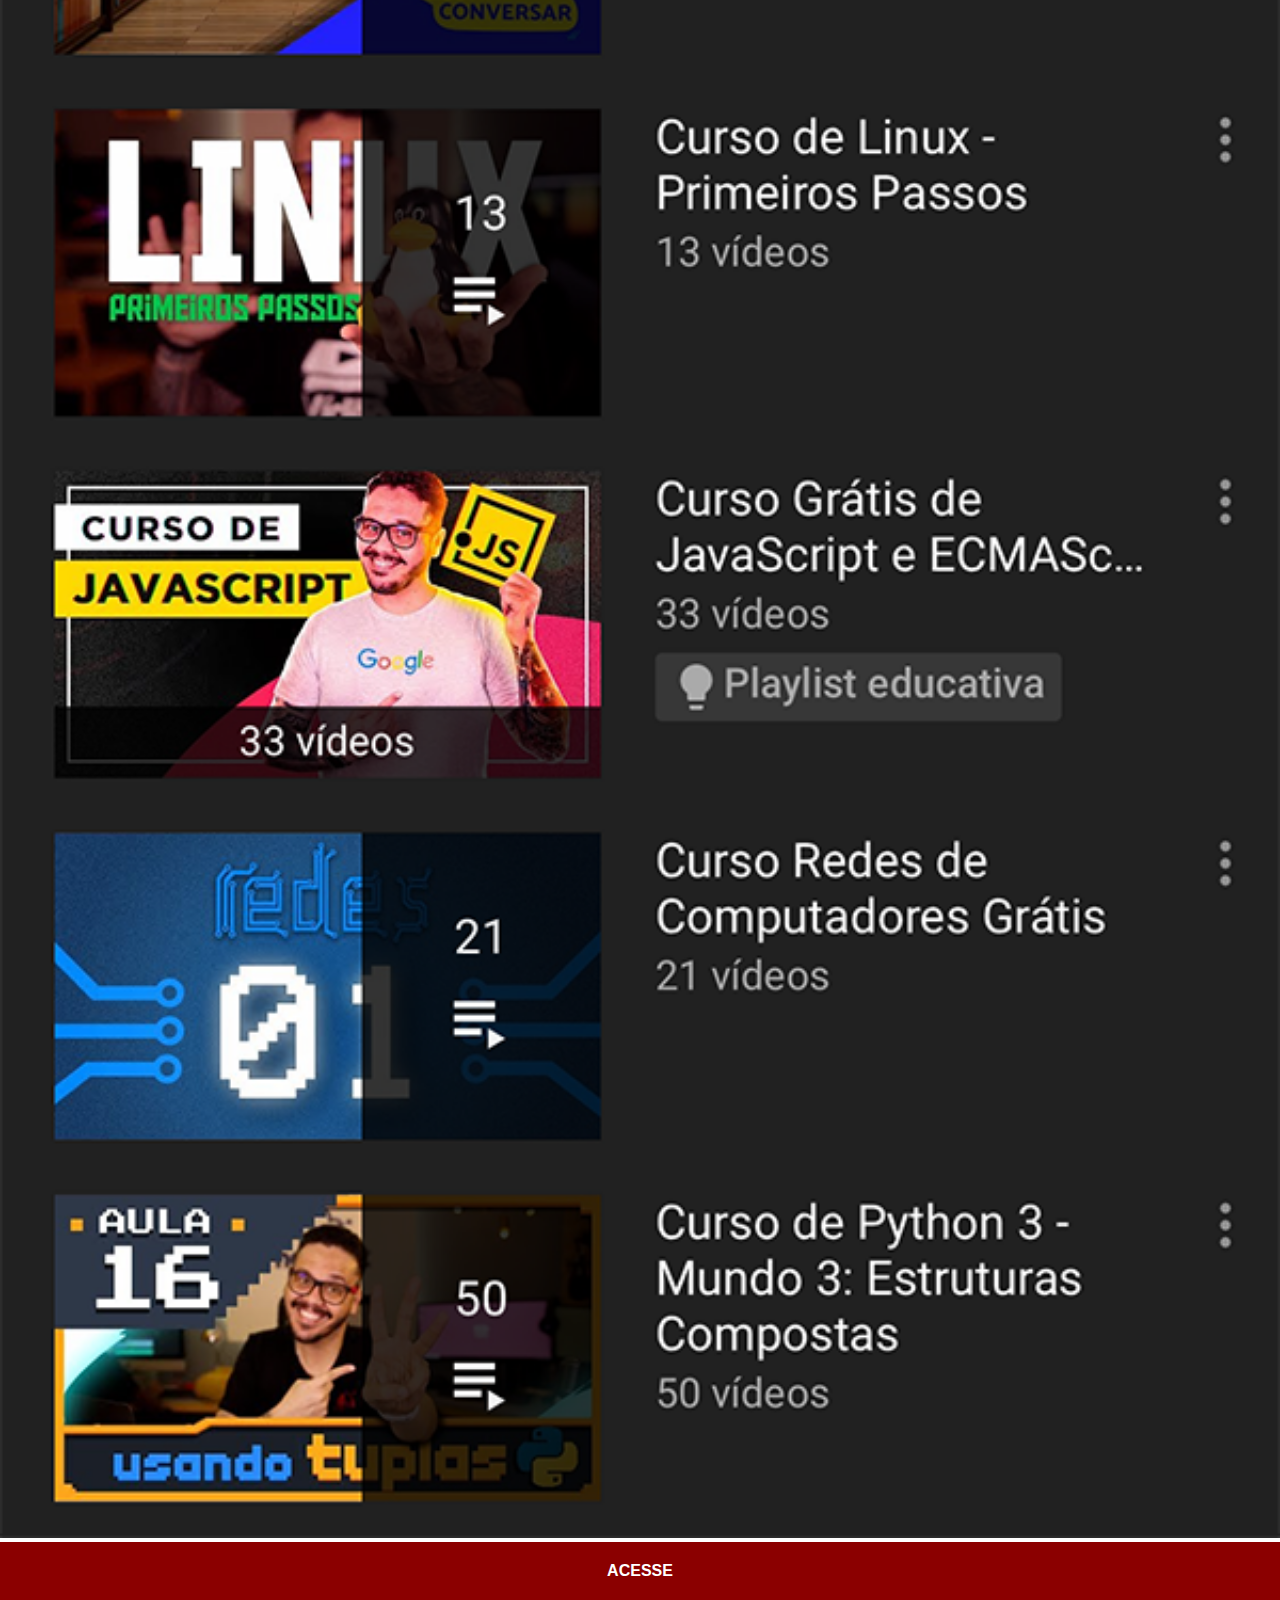
<file: youtube.html>
<!DOCTYPE html>
<html lang="pt-br">
<head>
    <meta charset="UTF-8">
    <meta http-equiv="X-UA-Compatible" content="IE=edge">
    <meta name="viewport" content="width=device-width, initial-scale=1.0">
    <link rel="stylesheet" href="estilos/social.css">
    <title>Youtube</title>    
</head>
<body>
    <img src="imagens/tela-youtube.png" alt="Youtube">
    <a href="https://www.youtube.com/c/CursoemV%C3%ADdeo/playlists" target="_blank">ACESSE</a>
</body>
</html>
</file>
<file: estilos/style.css>
@charset "UTF-8";

* {
    margin: 0px;
    padding: 0px;
    font-family: Arial, Helvetica, sans-serif;
}

html, body {
    height: 100vh;
    width: 100vw;
}

body {
    background-image: url('../imagens/fundo-madeira.jpg');
    background-repeat: no-repeat;
    background-position: top center;
    background-size: cover;
    background-attachment: fixed;
}

main {
    position: relative;
    height: 100vh;    
}

section#telefone {
    position: absolute;
    top: 50%;
    left: 50%;
    transform: translate(-50%,-50%);
    height: 454px;
    width: 225px;
    background-image: url('../imagens/frame-iphone4.png');
    background-repeat: no-repeat;
}

iframe#tela {
    position: relative;
    top: 58px;
    left: 17px;
    width: 192px;
    height: 341px;    
}

section#redes-sociais {
    text-align: right;
}

section#redes-sociais img {
    width: 50px;
    margin: 10px;
    border-radius: 50%;
    box-shadow: 2px 2px 5px rgba(0, 0, 0, 0.404);
    box-sizing: border-box;    
}

section#redes-sociais img:hover {
    border: 2px solid rgba(255, 255, 255, 0.61);
    transform: translate(-1.5px, -1.5px);
    box-shadow: 5px 5px 10px rgba(0, 0, 0, 0.629);
    transition: transform 0.2s, border 0.4s;
}
</file>
<file: estilos/social.css>
@charset "UTF-8";

* {
    margin: 0px;
    padding: 0px;
    font-family: Arial, Helvetica, sans-serif;
}
::-webkit-scrollbar {
    width: 0px;
    height: 0px;
}
img {
    width: 100vw;
}

a {
    display: block;
    background-color: darkred;
    color: white;
    padding: 20px;
    text-align: center;
    font-weight: bolder;
    text-decoration: none;
}

a:hover {
    background-color: red;
}
</file>
